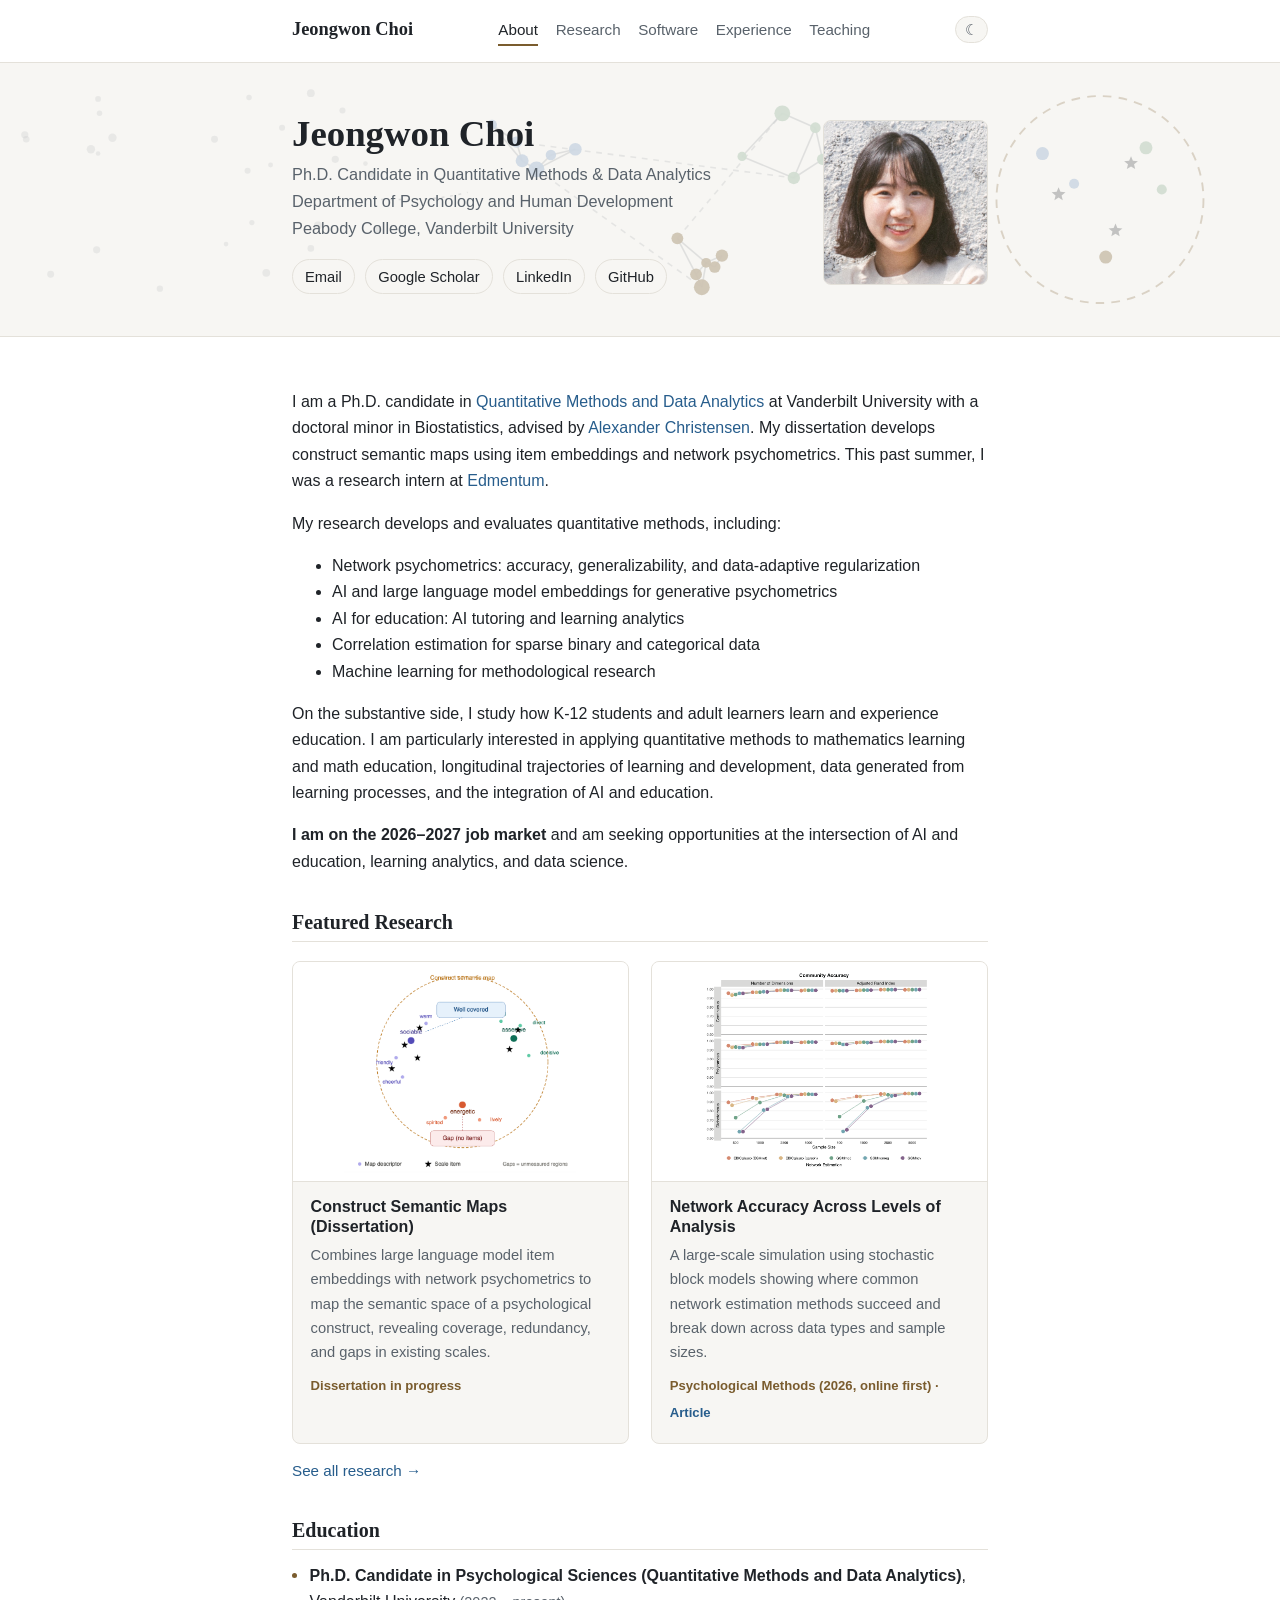
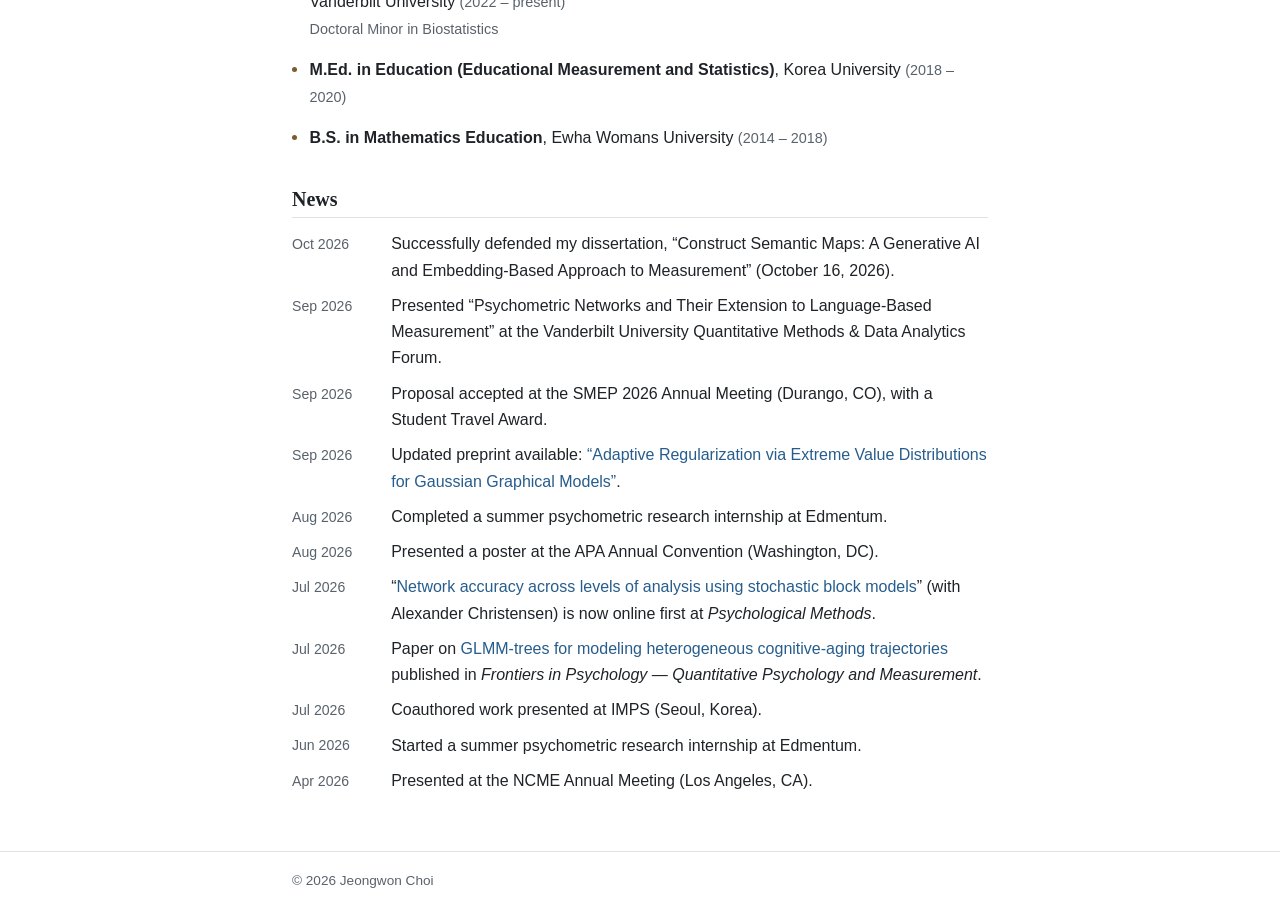
<file: index.html>
<!DOCTYPE html>
<html lang="en">
<head>
  <meta charset="utf-8">
  <meta name="viewport" content="width=device-width, initial-scale=1">
  <title>Jeongwon Choi — Quantitative Methods, Vanderbilt University</title>
  <meta name="description" content="Jeongwon Choi is a Ph.D. candidate in Quantitative Methods at Vanderbilt University working on network psychometrics, measurement, and machine learning.">
  <link rel="stylesheet" href="css/style.css?v=7">
  <script src="js/theme.js"></script>
</head>
<body>

<header>
  <div class="header-inner">
    <a class="site-name" href="index.html">Jeongwon Choi</a>
    <nav>
      <a href="index.html" class="active">About</a>
      <a href="research.html">Research</a>
      <a href="software.html">Software</a>
      <a href="experience.html">Experience</a>
      <a href="teaching.html">Teaching</a>
    </nav>
    <button id="theme-toggle" class="theme-toggle" aria-label="Toggle color theme">☾</button>
  </div>
</header>

<section class="hero">
  <svg class="hero-bg" preserveAspectRatio="xMidYMid slice" viewBox="0 0 900 190" xmlns="http://www.w3.org/2000/svg" role="img" aria-label="Decorative figure: scattered embedding points forming a psychometric network, mapped onto a construct semantic map">
    <circle class="hn-dot" cx="178" cy="24" r="1.9"/>
    <circle class="hn-dot" cx="72" cy="130" r="2.5"/>
    <circle class="hn-dot" cx="243" cy="33" r="2.1"/>
    <circle class="hn-dot" cx="23" cy="53" r="2.3"/>
    <circle class="hn-dot" cx="22" cy="50" r="2.5"/>
    <circle class="hn-dot" cx="154" cy="53" r="2.4"/>
    <circle class="hn-dot" cx="221" cy="21" r="2.7"/>
    <circle class="hn-dot" cx="193" cy="71" r="1.7"/>
    <circle class="hn-dot" cx="259" cy="70" r="1.6"/>
    <circle class="hn-dot" cx="40" cy="147" r="2.4"/>
    <circle class="hn-dot" cx="221" cy="129" r="2.3"/>
    <circle class="hn-dot" cx="263" cy="77" r="2.3"/>
    <circle class="hn-dot" cx="226" cy="113" r="2.8"/>
    <circle class="hn-dot" cx="162" cy="126" r="1.6"/>
    <circle class="hn-dot" cx="73" cy="63" r="1.6"/>
    <circle class="hn-dot" cx="74" cy="35" r="1.9"/>
    <circle class="hn-dot" cx="177" cy="75" r="2.1"/>
    <circle class="hn-dot" cx="68" cy="60" r="2.9"/>
    <circle class="hn-dot" cx="180" cy="111" r="1.8"/>
    <circle class="hn-dot" cx="201" cy="45" r="2.1"/>
    <circle class="hn-dot" cx="267" cy="116" r="2.3"/>
    <circle class="hn-dot" cx="190" cy="146" r="2.7"/>
    <circle class="hn-dot" cx="73" cy="25" r="2.0"/>
    <circle class="hn-dot" cx="83" cy="52" r="2.9"/>
    <circle class="hn-dot" cx="238" cy="67" r="2.5"/>
    <circle class="hn-dot" cx="116" cy="157" r="2.2"/>
    <line class="hn-edge" x1="378" y1="74" x2="368" y2="68"/>
    <line class="hn-edge" x1="378" y1="74" x2="388" y2="64"/>
    <line class="hn-edge" x1="364" y1="55" x2="368" y2="68"/>
    <line class="hn-edge" x1="364" y1="55" x2="347" y2="43"/>
    <line class="hn-edge" x1="347" y1="43" x2="368" y2="68"/>
    <line class="hn-edge" x1="405" y1="60" x2="388" y2="64"/>
    <line class="hn-edge" x1="405" y1="60" x2="378" y2="74"/>
    <line class="hn-edge" x1="493" y1="156" x2="489" y2="147"/>
    <line class="hn-edge" x1="493" y1="156" x2="496" y2="139"/>
    <line class="hn-edge" x1="476" y1="122" x2="496" y2="139"/>
    <line class="hn-edge" x1="476" y1="122" x2="489" y2="147"/>
    <line class="hn-edge" x1="489" y1="147" x2="496" y2="139"/>
    <line class="hn-edge" x1="496" y1="139" x2="502" y2="142"/>
    <line class="hn-edge" x1="507" y1="134" x2="502" y2="142"/>
    <line class="hn-edge" x1="507" y1="134" x2="496" y2="139"/>
    <line class="hn-edge" x1="549" y1="35" x2="572" y2="45"/>
    <line class="hn-edge" x1="549" y1="35" x2="521" y2="65"/>
    <line class="hn-edge" x1="557" y1="80" x2="577" y2="67"/>
    <line class="hn-edge" x1="557" y1="80" x2="572" y2="45"/>
    <line class="hn-edge" x1="577" y1="67" x2="572" y2="45"/>
    <line class="hn-edge" x1="521" y1="65" x2="557" y2="80"/>
    <line class="hn-edge hn-bridge" x1="378" y1="74" x2="493" y2="156"/>
    <line class="hn-edge hn-bridge" x1="476" y1="122" x2="549" y2="35"/>
    <line class="hn-edge hn-bridge" x1="364" y1="55" x2="557" y2="80"/>
    <circle class="hn-node hn-a" cx="378" cy="74" r="5.5"/>
    <circle class="hn-node hn-a" cx="364" cy="55" r="3.9"/>
    <circle class="hn-node hn-a" cx="347" cy="43" r="3.5"/>
    <circle class="hn-node hn-a" cx="368" cy="68" r="4.5"/>
    <circle class="hn-node hn-a" cx="405" cy="60" r="4.4"/>
    <circle class="hn-node hn-a" cx="388" cy="64" r="3.6"/>
    <circle class="hn-node hn-b" cx="493" cy="156" r="5.5"/>
    <circle class="hn-node hn-b" cx="476" cy="122" r="4.1"/>
    <circle class="hn-node hn-b" cx="489" cy="147" r="4.1"/>
    <circle class="hn-node hn-b" cx="496" cy="139" r="3.4"/>
    <circle class="hn-node hn-b" cx="507" cy="134" r="4.3"/>
    <circle class="hn-node hn-b" cx="502" cy="142" r="4.0"/>
    <circle class="hn-node hn-c" cx="549" cy="35" r="5.5"/>
    <circle class="hn-node hn-c" cx="557" cy="80" r="4.3"/>
    <circle class="hn-node hn-c" cx="577" cy="67" r="3.9"/>
    <circle class="hn-node hn-c" cx="521" cy="65" r="3.2"/>
    <circle class="hn-node hn-c" cx="572" cy="45" r="3.7"/>
    <circle class="hn-map" cx="770" cy="95" r="72"/>
    <circle class="hn-node hn-a" cx="730" cy="63" r="4.5"/>
    <circle class="hn-node hn-a" cx="752" cy="84" r="3.5"/>
    <circle class="hn-node hn-c" cx="802" cy="59" r="4.5"/>
    <circle class="hn-node hn-c" cx="813" cy="88" r="3.5"/>
    <circle class="hn-node hn-b" cx="774" cy="135" r="4.5"/>
    <polygon class="hn-star" points="741.2,86.4 742.5,89.6 746.0,89.9 743.3,92.1 744.1,95.4 741.2,93.6 738.3,95.4 739.1,92.1 736.4,89.9 739.9,89.6"/>
    <polygon class="hn-star" points="791.6,64.8 792.9,68.0 796.4,68.3 793.7,70.5 794.5,73.8 791.6,72.0 788.7,73.8 789.5,70.5 786.8,68.3 790.3,68.0"/>
    <polygon class="hn-star" points="780.8,111.6 782.1,114.8 785.6,115.1 782.9,117.3 783.7,120.6 780.8,118.8 777.9,120.6 778.7,117.3 776.0,115.1 779.5,114.8"/>
    <path class="hn-flow" d="M 270 95 C 300 95, 310 95, 330 90"/>
    <path class="hn-flow" d="M 615 85 C 650 80, 660 90, 692 95"/>
  </svg>
  <div class="hero-inner">
    <div class="hero-text">
      <h1>Jeongwon Choi</h1>
    <p class="subtitle">Ph.D. Candidate in Quantitative Methods &amp; Data Analytics<br>
    Department of Psychology and Human Development<br>
    Peabody College, Vanderbilt University</p>
    <ul class="contact-links">
      <li><a href="mailto:jeongwon.choi@vanderbilt.edu">Email</a></li>
      <li><a href="https://scholar.google.com/citations?user=khxoz0wAAAAJ&amp;hl=en" target="_blank" rel="noopener">Google Scholar</a></li>
      <li><a href="https://www.linkedin.com/in/jeongwon---choi/" target="_blank" rel="noopener">LinkedIn</a></li>
      <li><a href="https://github.com/choi-jeongwon" target="_blank" rel="noopener">GitHub</a></li>
    </ul>
    </div>
    <img class="portrait" src="images/IMG_2148.jpg" alt="Portrait of Jeongwon Choi"
         onerror="this.style.display='none'">
  </div>
</section>

<main>

      <p>I am a Ph.D. candidate in
      <a href="https://www.vanderbilt.edu/psychological_sciences/graduate/programs/quantitative-methods/" target="_blank" rel="noopener">Quantitative Methods and Data Analytics</a>
      at Vanderbilt University with a doctoral minor in Biostatistics, advised by
      <a href="https://www.vanderbilt.edu/psychological_sciences/bio/alexander-christensen" target="_blank" rel="noopener">Alexander Christensen</a>.
      My dissertation develops construct semantic maps using item embeddings and network
      psychometrics. This past summer, I was a research intern at
      <a href="https://www.edmentum.com/" target="_blank" rel="noopener">Edmentum</a>.</p>

      <p>My research develops and evaluates quantitative methods, including:</p>
      <ul>
        <li>Network psychometrics: accuracy, generalizability, and data-adaptive regularization</li>
        <li>AI and large language model embeddings for generative psychometrics</li>
        <li>AI for education: AI tutoring and learning analytics</li>
        <li>Correlation estimation for sparse binary and categorical data</li>
        <li>Machine learning for methodological research</li>
      </ul>

      <p>On the substantive side, I study how K-12 students and adult learners learn and
      experience education. I am particularly interested in applying quantitative methods
      to mathematics learning and math education, longitudinal trajectories of learning
      and development, data generated from learning processes, and the integration of AI
      and education.</p>

      <p><strong>I am on the 2026–2027 job market</strong> and am seeking opportunities at
      the intersection of AI and education, learning analytics, and data science.</p>

  <h2>Featured Research</h2>
  <div class="research-grid">
    <div class="research-card">
      <img src="images/research/csm-map.png" alt="Construct semantic map showing well-covered regions and gaps of a scale">
      <div class="card-body">
        <h3>Construct Semantic Maps (Dissertation)</h3>
        <p>Combines large language model item embeddings with network psychometrics to map
        the semantic space of a psychological construct, revealing coverage, redundancy,
        and gaps in existing scales.</p>
        <span class="status">Dissertation in progress</span>
      </div>
    </div>
    <div class="research-card">
      <img src="images/research/sbm-community.png" alt="Community detection accuracy across sample sizes and network estimation methods">
      <div class="card-body">
        <h3>Network Accuracy Across Levels of Analysis</h3>
        <p>A large-scale simulation using stochastic block models showing where common
        network estimation methods succeed and break down across data types and sample
        sizes.</p>
        <span class="status">Psychological Methods (2026, online first) · <a href="https://psycnet.apa.org/record/2027-99505-001" target="_blank" rel="noopener">Article</a></span>
      </div>
    </div>
  </div>
  <p class="see-all"><a href="research.html">See all research →</a></p>

  <h2>Education</h2>
  <ul class="entries">
    <li><strong>Ph.D. Candidate in Psychological Sciences (Quantitative Methods and Data Analytics)</strong>, Vanderbilt University <span class="role-line">(2022 – present)</span><br>
    <span class="role-line">Doctoral Minor in Biostatistics</span></li>
    <li><strong>M.Ed. in Education (Educational Measurement and Statistics)</strong>, Korea University <span class="role-line">(2018 – 2020)</span></li>
    <li><strong>B.S. in Mathematics Education</strong>, Ewha Womans University <span class="role-line">(2014 – 2018)</span></li>
  </ul>

  <h2>News</h2>
  <ul class="news">
    <li><time>Oct 2026</time><span>Successfully defended my dissertation, “Construct Semantic Maps: A Generative AI and Embedding-Based Approach to Measurement” (October 16, 2026).</span></li>
    <li><time>Sep 2026</time><span>Presented “Psychometric Networks and Their Extension to Language-Based Measurement” at the Vanderbilt University Quantitative Methods &amp; Data Analytics Forum.</span></li>
    <li><time>Sep 2026</time><span>Proposal accepted at the SMEP 2026 Annual Meeting (Durango, CO), with a Student Travel Award.</span></li>
    <li><time>Sep 2026</time><span>Updated preprint available: <a href="https://arxiv.org/abs/2609.05678" target="_blank" rel="noopener">“Adaptive Regularization via Extreme Value Distributions for Gaussian Graphical Models”</a>.</span></li>
    <li><time>Aug 2026</time><span>Completed a summer psychometric research internship at Edmentum.</span></li>
    <li><time>Aug 2026</time><span>Presented a poster at the APA Annual Convention (Washington, DC).</span></li>
    <li><time>Jul 2026</time><span>“<a href="https://psycnet.apa.org/fulltext/2027-99505-001.html" target="_blank" rel="noopener">Network accuracy across levels of analysis using stochastic block models</a>” (with Alexander Christensen) is now online first at <em>Psychological Methods</em>.</span></li>
    <li><time>Jul 2026</time><span>Paper on <a href="https://www.frontiersin.org/journals/psychology/articles/10.3389/fpsyg.2026.1738928/full" target="_blank" rel="noopener">GLMM-trees for modeling heterogeneous cognitive-aging trajectories</a> published in <em>Frontiers in Psychology — Quantitative Psychology and Measurement</em>.</span></li>
    <li><time>Jul 2026</time><span>Coauthored work presented at IMPS (Seoul, Korea).</span></li>
    <li><time>Jun 2026</time><span>Started a summer psychometric research internship at Edmentum.</span></li>
    <li><time>Apr 2026</time><span>Presented at the NCME Annual Meeting (Los Angeles, CA).</span></li>
  </ul>
</main>

<footer>
  <div class="footer-inner">
    <span>© 2026 Jeongwon Choi</span>
  </div>
</footer>

</body>
</html>
</file>
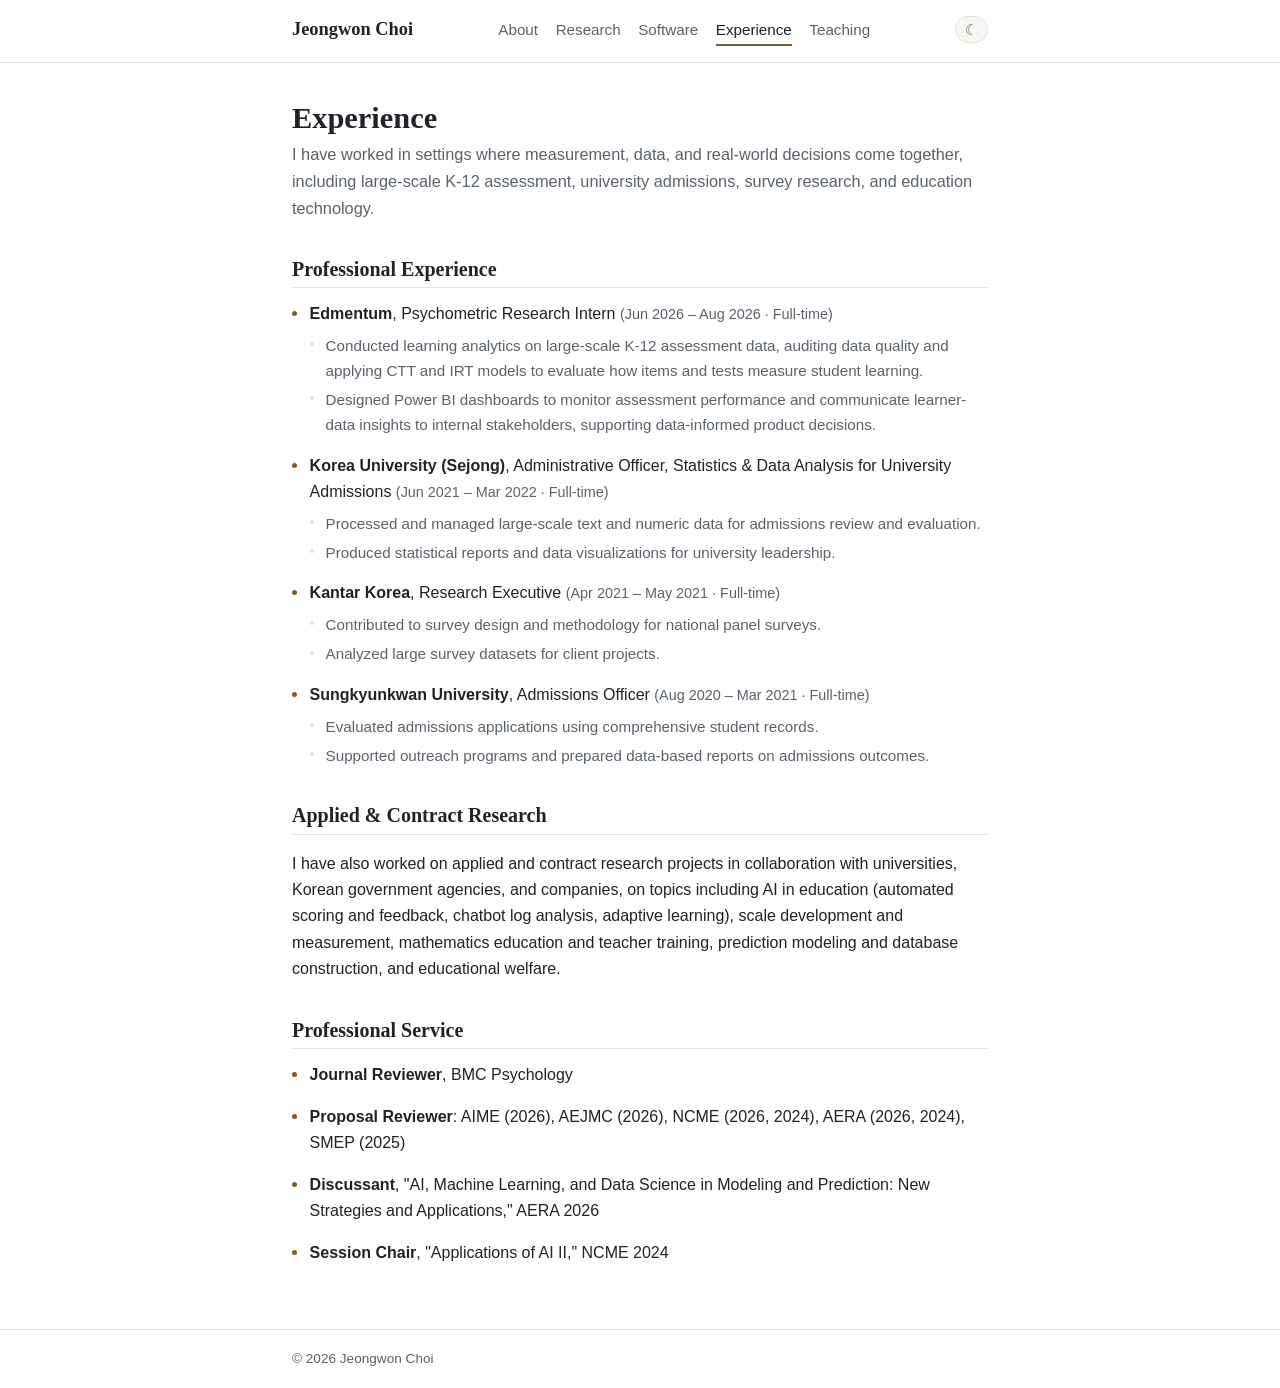
<file: experience.html>
<!DOCTYPE html>
<html lang="en">
<head>
  <meta charset="utf-8">
  <meta name="viewport" content="width=device-width, initial-scale=1">
  <title>Experience — Jeongwon Choi</title>
  <meta name="description" content="Professional experience of Jeongwon Choi.">
  <link rel="stylesheet" href="css/style.css?v=7">
  <script src="js/theme.js"></script>
</head>
<body>

<header>
  <div class="header-inner">
    <a class="site-name" href="index.html">Jeongwon Choi</a>
    <nav>
      <a href="index.html">About</a>
      <a href="research.html">Research</a>
      <a href="software.html">Software</a>
      <a href="experience.html" class="active">Experience</a>
      <a href="teaching.html">Teaching</a>
    </nav>
    <button id="theme-toggle" class="theme-toggle" aria-label="Toggle color theme">☾</button>
  </div>
</header>

<main>
  <h1>Experience</h1>
  <p class="subtitle">I have worked in settings where measurement, data, and real-world
  decisions come together, including large-scale K-12 assessment, university admissions,
  survey research, and education technology.</p>

  <h2>Professional Experience</h2>
  <ul class="entries">
    <li>
      <strong>Edmentum</strong>, Psychometric Research Intern <span class="role-line">(Jun 2026 – Aug 2026 · Full-time)</span>
      <ul class="duties">
        <li>Conducted learning analytics on large-scale K-12 assessment data, auditing data quality and applying CTT and IRT models to evaluate how items and tests measure student learning.</li>
        <li>Designed Power BI dashboards to monitor assessment performance and communicate learner-data insights to internal stakeholders, supporting data-informed product decisions.</li>
      </ul>
    </li>
    <li>
      <strong>Korea University (Sejong)</strong>, Administrative Officer, Statistics &amp; Data Analysis for University Admissions <span class="role-line">(Jun 2021 – Mar 2022 · Full-time)</span>
      <ul class="duties">
        <li>Processed and managed large-scale text and numeric data for admissions review and evaluation.</li>
        <li>Produced statistical reports and data visualizations for university leadership.</li>
      </ul>
    </li>
    <li>
      <strong>Kantar Korea</strong>, Research Executive <span class="role-line">(Apr 2021 – May 2021 · Full-time)</span>
      <ul class="duties">
        <li>Contributed to survey design and methodology for national panel surveys.</li>
        <li>Analyzed large survey datasets for client projects.</li>
      </ul>
    </li>
    <li>
      <strong>Sungkyunkwan University</strong>, Admissions Officer <span class="role-line">(Aug 2020 – Mar 2021 · Full-time)</span>
      <ul class="duties">
        <li>Evaluated admissions applications using comprehensive student records.</li>
        <li>Supported outreach programs and prepared data-based reports on admissions outcomes.</li>
      </ul>
    </li>
  </ul>

  <h2>Applied &amp; Contract Research</h2>
  <p>I have also worked on applied and contract research projects in collaboration with
  universities, Korean government agencies, and companies, on topics including AI in education
  (automated scoring and feedback, chatbot log analysis, adaptive learning), scale
  development and measurement, mathematics education and teacher training, prediction
  modeling and database construction, and educational welfare.</p>
  <h2>Professional Service</h2>
  <ul class="entries">
    <li><strong>Journal Reviewer</strong>, BMC Psychology</li>
    <li><strong>Proposal Reviewer</strong>: AIME (2026), AEJMC (2026), NCME (2026, 2024), AERA (2026, 2024), SMEP (2025)</li>
    <li><strong>Discussant</strong>, "AI, Machine Learning, and Data Science in Modeling and Prediction: New Strategies and Applications," AERA 2026</li>
    <li><strong>Session Chair</strong>, "Applications of AI II," NCME 2024</li>
  </ul>
</main>

<footer>
  <div class="footer-inner">
    <span>© 2026 Jeongwon Choi</span>
  </div>
</footer>

</body>
</html>
</file>
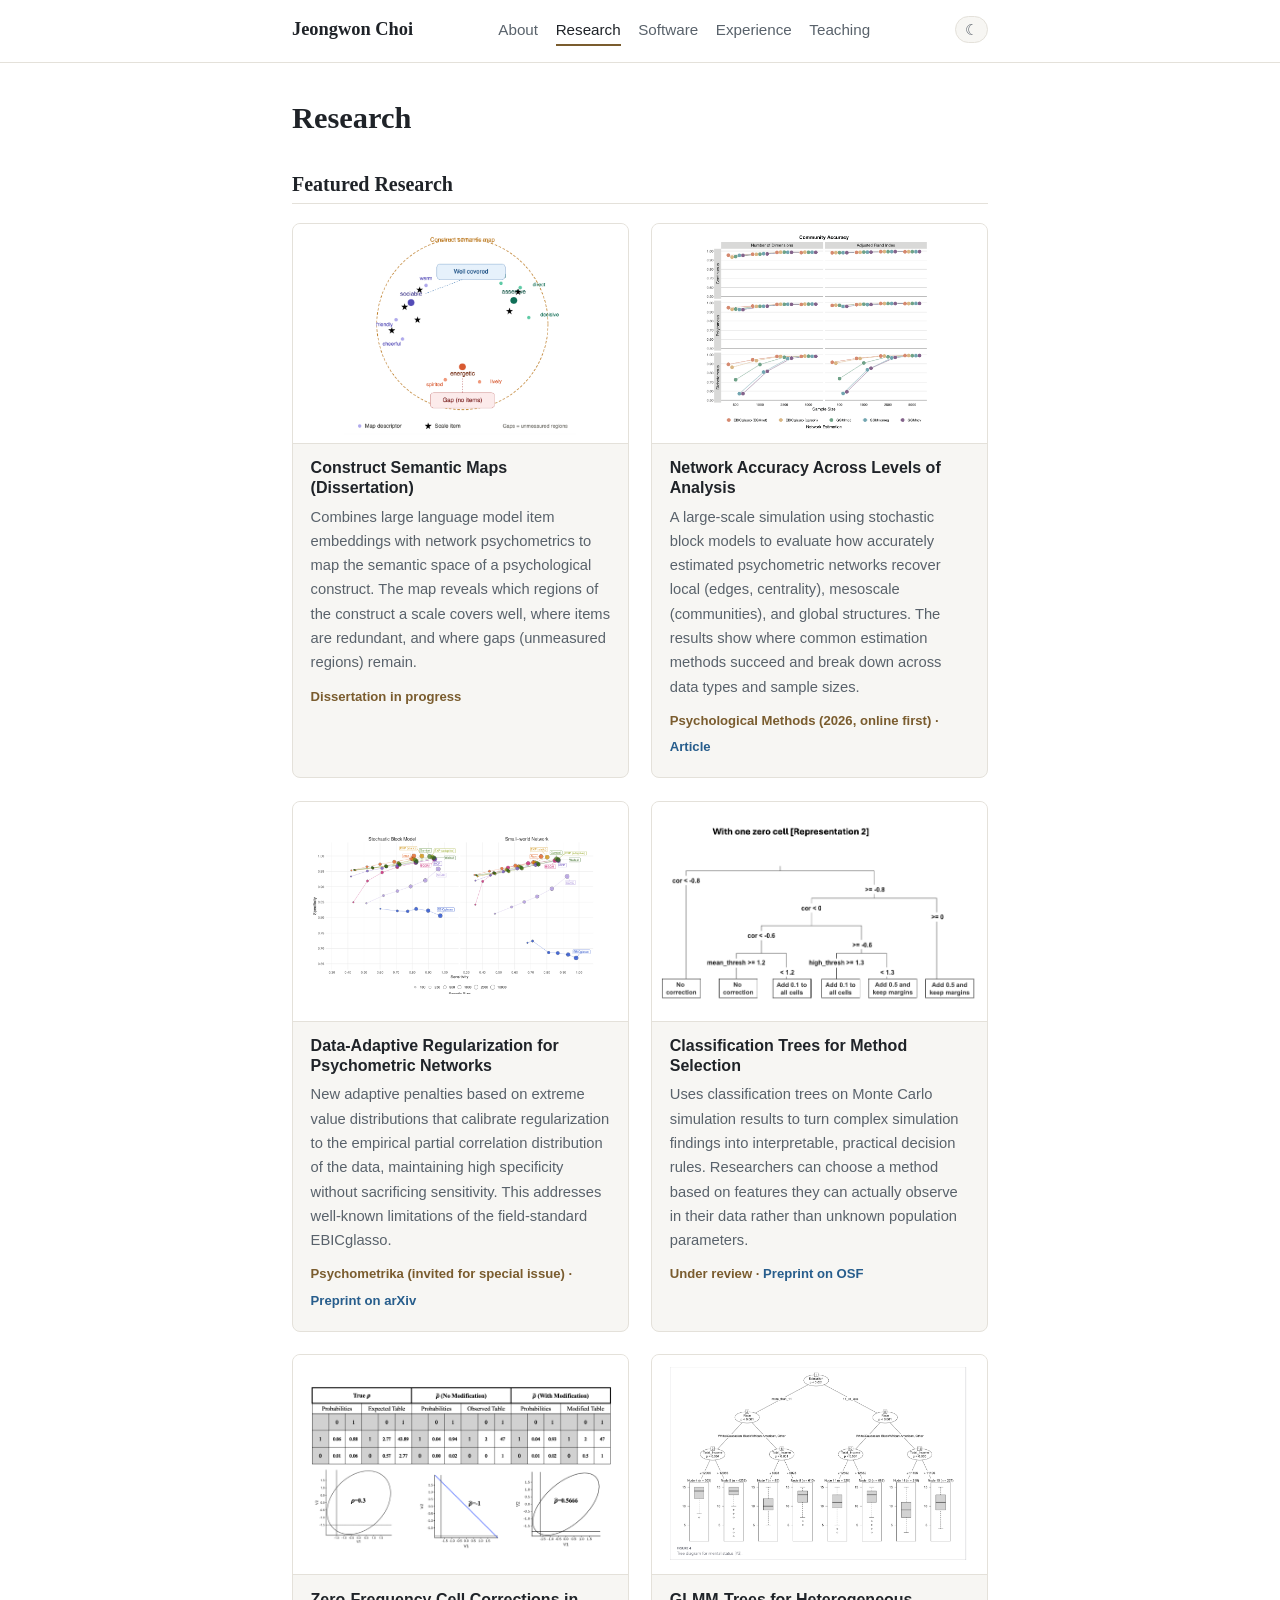
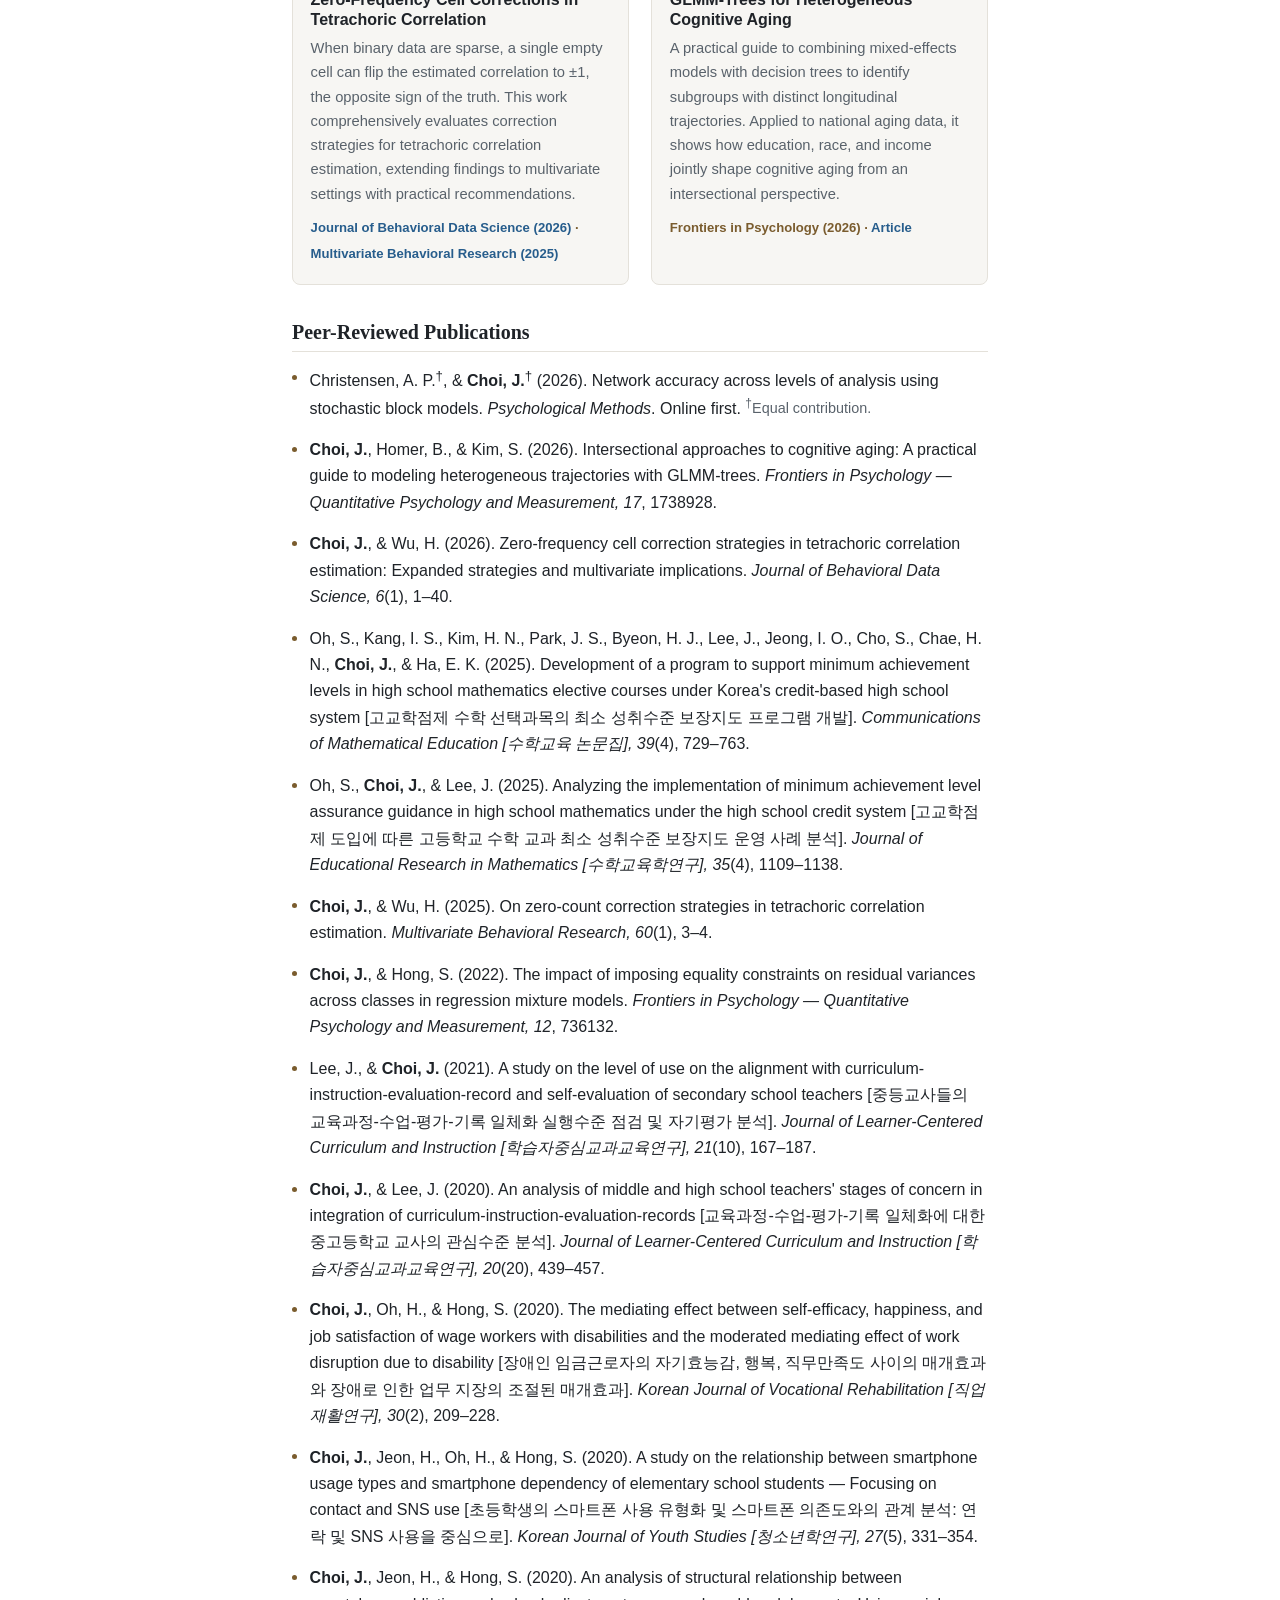
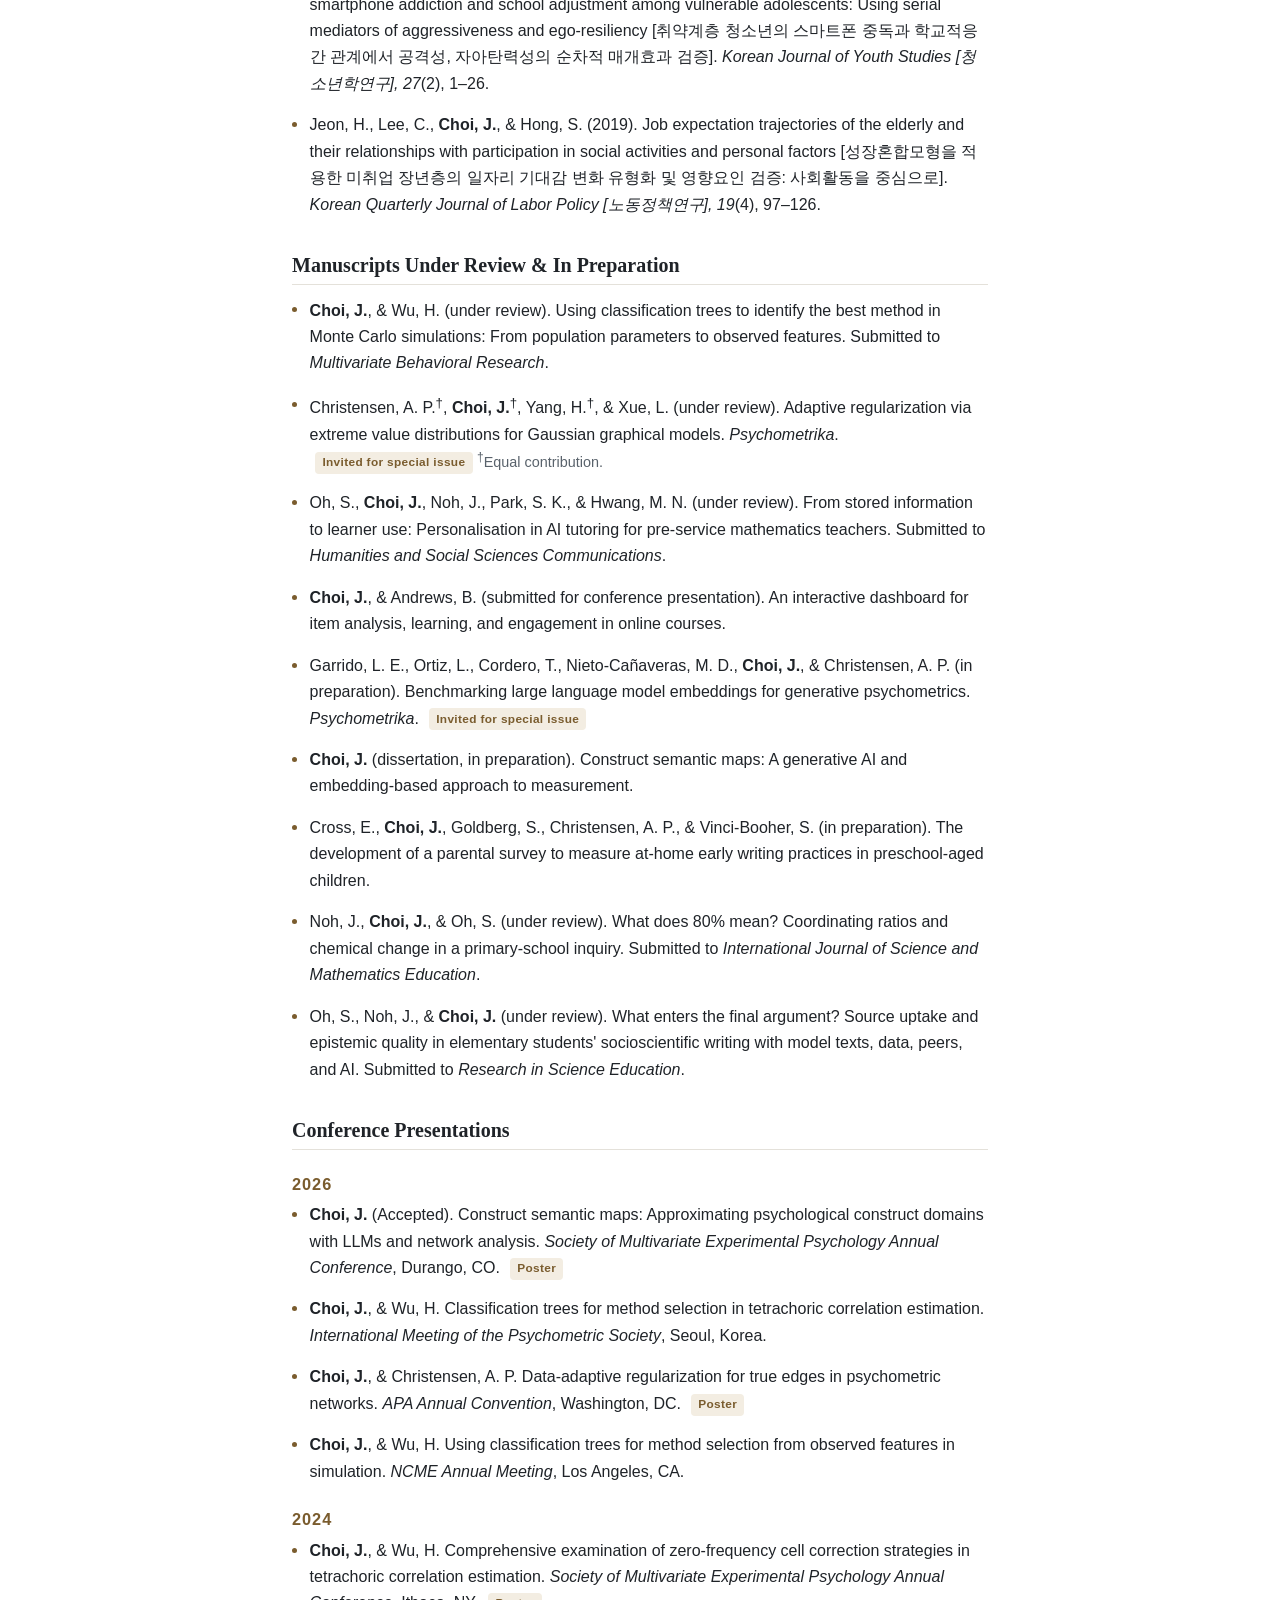
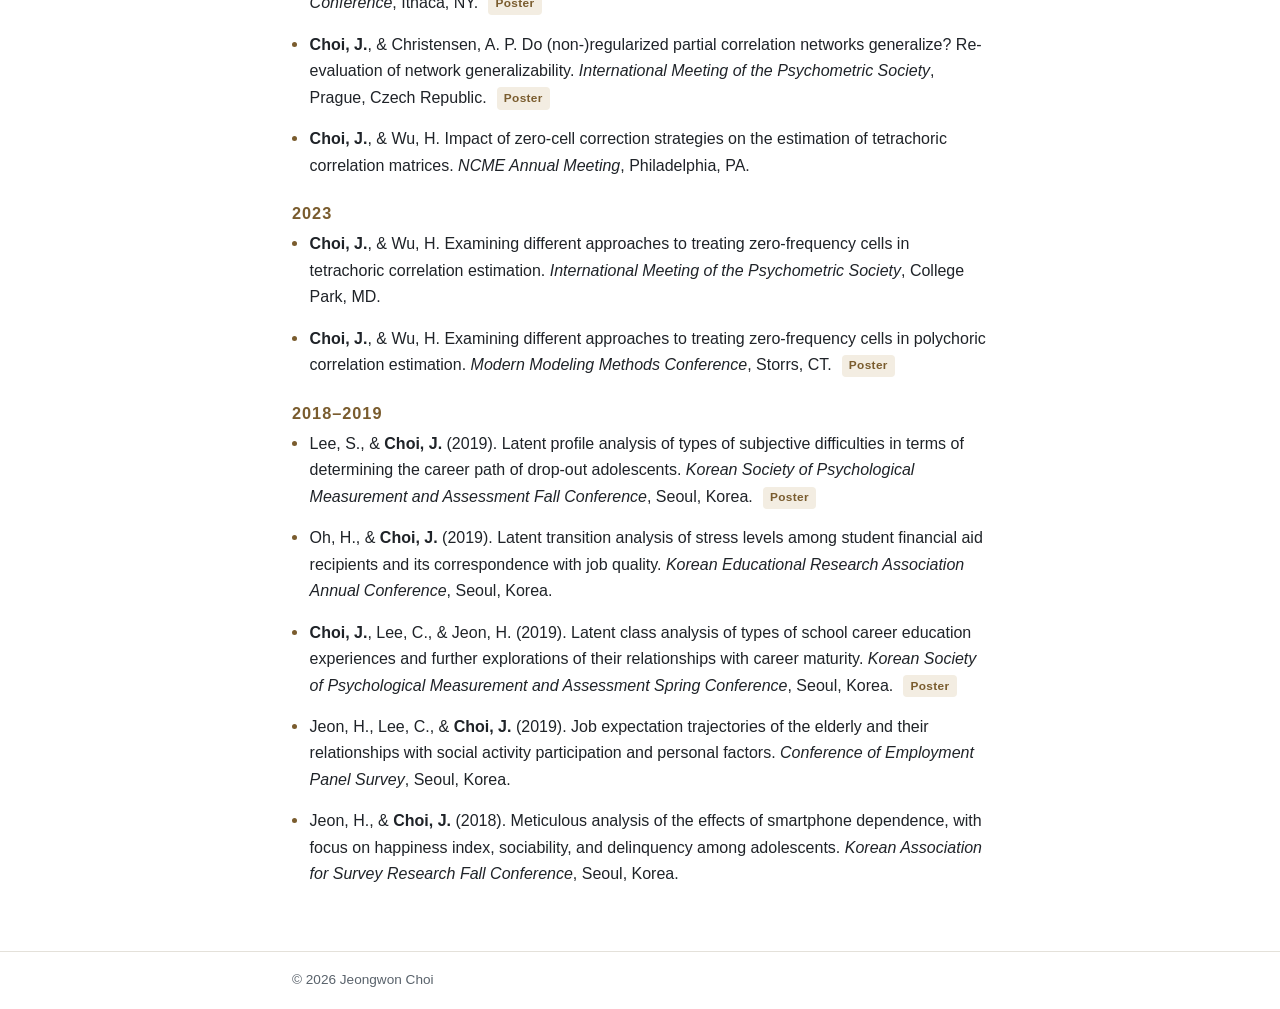
<file: research.html>
<!DOCTYPE html>
<html lang="en">
<head>
  <meta charset="utf-8">
  <meta name="viewport" content="width=device-width, initial-scale=1">
  <title>Research — Jeongwon Choi</title>
  <meta name="description" content="Publications and conference presentations by Jeongwon Choi.">
  <link rel="stylesheet" href="css/style.css?v=7">
  <script src="js/theme.js"></script>
</head>
<body>

<header>
  <div class="header-inner">
    <a class="site-name" href="index.html">Jeongwon Choi</a>
    <nav>
      <a href="index.html">About</a>
      <a href="research.html" class="active">Research</a>
      <a href="software.html">Software</a>
      <a href="experience.html">Experience</a>
      <a href="teaching.html">Teaching</a>
    </nav>
    <button id="theme-toggle" class="theme-toggle" aria-label="Toggle color theme">☾</button>
  </div>
</header>

<main>
  <h1>Research</h1>

  <h2>Featured Research</h2>
  <div class="research-grid">
    <div class="research-card">
      <img src="images/research/csm-map.png" alt="Construct semantic map showing well-covered regions and gaps of a scale">
      <div class="card-body">
        <h3>Construct Semantic Maps (Dissertation)</h3>
        <p>Combines large language model item embeddings with network psychometrics to map
        the semantic space of a psychological construct. The map reveals which regions of
        the construct a scale covers well, where items are redundant, and where gaps
        (unmeasured regions) remain.</p>
        <span class="status">Dissertation in progress</span>
      </div>
    </div>
    <div class="research-card">
      <img src="images/research/sbm-community.png" alt="Community detection accuracy across sample sizes and network estimation methods">
      <div class="card-body">
        <h3>Network Accuracy Across Levels of Analysis</h3>
        <p>A large-scale simulation using stochastic block models to evaluate how accurately
        estimated psychometric networks recover local (edges, centrality), mesoscale
        (communities), and global structures. The results show where common estimation
        methods succeed and break down across data types and sample sizes.</p>
        <span class="status">Psychological Methods (2026, online first) · <a href="https://psycnet.apa.org/record/2027-99505-001" target="_blank" rel="noopener">Article</a></span>
      </div>
    </div>
    <div class="research-card">
      <img src="images/research/adaptive-reg.png" alt="Sensitivity and specificity of edge recovery across regularization methods">
      <div class="card-body">
        <h3>Data-Adaptive Regularization for Psychometric Networks</h3>
        <p>New adaptive penalties based on extreme value distributions that calibrate
        regularization to the empirical partial correlation distribution of the data,
        maintaining high specificity without sacrificing sensitivity. This addresses
        well-known limitations of the field-standard EBICglasso.</p>
        <span class="status">Psychometrika (invited for special issue) · <a href="https://arxiv.org/abs/2609.05678" target="_blank" rel="noopener">Preprint on arXiv</a></span>
      </div>
    </div>
    <div class="research-card">
      <img src="images/research/cart-tree.png" alt="Decision tree recommending correction strategies based on observed data features">
      <div class="card-body">
        <h3>Classification Trees for Method Selection</h3>
        <p>Uses classification trees on Monte Carlo simulation results to turn complex
        simulation findings into interpretable, practical decision rules. Researchers can
        choose a method based on features they can actually observe in their data rather
        than unknown population parameters.</p>
        <span class="status">Under review · <a href="https://osf.io/preprints/psyarxiv/kr2vu" target="_blank" rel="noopener">Preprint on OSF</a></span>
      </div>
    </div>
    <div class="research-card">
      <img src="images/research/jbds-signflip.png" alt="Example of a sign flip in tetrachoric correlation estimation: a zero cell flips the estimate from 0.3 to -1, and correction recovers the sign">
      <div class="card-body">
        <h3>Zero-Frequency Cell Corrections in Tetrachoric Correlation</h3>
        <p>When binary data are sparse, a single empty cell can flip the estimated
        correlation to ±1, the opposite sign of the truth. This work comprehensively
        evaluates correction strategies for tetrachoric correlation estimation, extending
        findings to multivariate settings with practical recommendations.</p>
        <span class="status"><a href="https://jbds.isdsa.org/jbds/article/view/163" target="_blank" rel="noopener">Journal of Behavioral Data Science (2026)</a> · <a href="https://www.tandfonline.com/doi/full/10.1080/00273171.2024.2442249" target="_blank" rel="noopener">Multivariate Behavioral Research (2025)</a></span>
      </div>
    </div>
    <div class="research-card">
      <img src="images/research/glmm-tree.png" alt="GLMM-tree diagram showing cognitive aging subgroups by education, race, and income">
      <div class="card-body">
        <h3>GLMM-Trees for Heterogeneous Cognitive Aging</h3>
        <p>A practical guide to combining mixed-effects models with decision trees to
        identify subgroups with distinct longitudinal trajectories. Applied to national
        aging data, it shows how education, race, and income jointly shape cognitive aging
        from an intersectional perspective.</p>
        <span class="status">Frontiers in Psychology (2026) · <a href="https://www.frontiersin.org/journals/psychology/articles/10.3389/fpsyg.2026.1738928/full" target="_blank" rel="noopener">Article</a></span>
      </div>
    </div>
  </div>

  <h2>Peer-Reviewed Publications</h2>
  <ul class="entries">
    <li>Christensen, A. P.<sup>†</sup>, &amp; <span class="me">Choi, J.</span><sup>†</sup> (2026). Network accuracy across levels of analysis using stochastic block models. <span class="venue">Psychological Methods</span>. Online first. <span class="role-line"><sup>†</sup>Equal contribution.</span></li>
    <li><span class="me">Choi, J.</span>, Homer, B., &amp; Kim, S. (2026). Intersectional approaches to cognitive aging: A practical guide to modeling heterogeneous trajectories with GLMM-trees. <span class="venue">Frontiers in Psychology — Quantitative Psychology and Measurement, 17</span>, 1738928.</li>
    <li><span class="me">Choi, J.</span>, &amp; Wu, H. (2026). Zero-frequency cell correction strategies in tetrachoric correlation estimation: Expanded strategies and multivariate implications. <span class="venue">Journal of Behavioral Data Science, 6</span>(1), 1–40.</li>
    <li>Oh, S., Kang, I. S., Kim, H. N., Park, J. S., Byeon, H. J., Lee, J., Jeong, I. O., Cho, S., Chae, H. N., <span class="me">Choi, J.</span>, &amp; Ha, E. K. (2025). Development of a program to support minimum achievement levels in high school mathematics elective courses under Korea's credit-based high school system [고교학점제 수학 선택과목의 최소 성취수준 보장지도 프로그램 개발]. <span class="venue">Communications of Mathematical Education [수학교육 논문집], 39</span>(4), 729–763.</li>
    <li>Oh, S., <span class="me">Choi, J.</span>, &amp; Lee, J. (2025). Analyzing the implementation of minimum achievement level assurance guidance in high school mathematics under the high school credit system [고교학점제 도입에 따른 고등학교 수학 교과 최소 성취수준 보장지도 운영 사례 분석]. <span class="venue">Journal of Educational Research in Mathematics [수학교육학연구], 35</span>(4), 1109–1138.</li>
    <li><span class="me">Choi, J.</span>, &amp; Wu, H. (2025). On zero-count correction strategies in tetrachoric correlation estimation. <span class="venue">Multivariate Behavioral Research, 60</span>(1), 3–4.</li>
    <li><span class="me">Choi, J.</span>, &amp; Hong, S. (2022). The impact of imposing equality constraints on residual variances across classes in regression mixture models. <span class="venue">Frontiers in Psychology — Quantitative Psychology and Measurement, 12</span>, 736132.</li>
    <li>Lee, J., &amp; <span class="me">Choi, J.</span> (2021). A study on the level of use on the alignment with curriculum-instruction-evaluation-record and self-evaluation of secondary school teachers [중등교사들의 교육과정-수업-평가-기록 일체화 실행수준 점검 및 자기평가 분석]. <span class="venue">Journal of Learner-Centered Curriculum and Instruction [학습자중심교과교육연구], 21</span>(10), 167–187.</li>
    <li><span class="me">Choi, J.</span>, &amp; Lee, J. (2020). An analysis of middle and high school teachers' stages of concern in integration of curriculum-instruction-evaluation-records [교육과정-수업-평가-기록 일체화에 대한 중고등학교 교사의 관심수준 분석]. <span class="venue">Journal of Learner-Centered Curriculum and Instruction [학습자중심교과교육연구], 20</span>(20), 439–457.</li>
    <li><span class="me">Choi, J.</span>, Oh, H., &amp; Hong, S. (2020). The mediating effect between self-efficacy, happiness, and job satisfaction of wage workers with disabilities and the moderated mediating effect of work disruption due to disability [장애인 임금근로자의 자기효능감, 행복, 직무만족도 사이의 매개효과와 장애로 인한 업무 지장의 조절된 매개효과]. <span class="venue">Korean Journal of Vocational Rehabilitation [직업재활연구], 30</span>(2), 209–228.</li>
    <li><span class="me">Choi, J.</span>, Jeon, H., Oh, H., &amp; Hong, S. (2020). A study on the relationship between smartphone usage types and smartphone dependency of elementary school students — Focusing on contact and SNS use [초등학생의 스마트폰 사용 유형화 및 스마트폰 의존도와의 관계 분석: 연락 및 SNS 사용을 중심으로]. <span class="venue">Korean Journal of Youth Studies [청소년학연구], 27</span>(5), 331–354.</li>
    <li><span class="me">Choi, J.</span>, Jeon, H., &amp; Hong, S. (2020). An analysis of structural relationship between smartphone addiction and school adjustment among vulnerable adolescents: Using serial mediators of aggressiveness and ego-resiliency [취약계층 청소년의 스마트폰 중독과 학교적응 간 관계에서 공격성, 자아탄력성의 순차적 매개효과 검증]. <span class="venue">Korean Journal of Youth Studies [청소년학연구], 27</span>(2), 1–26.</li>
    <li>Jeon, H., Lee, C., <span class="me">Choi, J.</span>, &amp; Hong, S. (2019). Job expectation trajectories of the elderly and their relationships with participation in social activities and personal factors [성장혼합모형을 적용한 미취업 장년층의 일자리 기대감 변화 유형화 및 영향요인 검증: 사회활동을 중심으로]. <span class="venue">Korean Quarterly Journal of Labor Policy [노동정책연구], 19</span>(4), 97–126.</li>
  </ul>

  <h2>Manuscripts Under Review &amp; In Preparation</h2>
  <ul class="entries">
    <li><span class="me">Choi, J.</span>, &amp; Wu, H. (under review). Using classification trees to identify the best method in Monte Carlo simulations: From population parameters to observed features. Submitted to <span class="venue">Multivariate Behavioral Research</span>.</li>
    <li>Christensen, A. P.<sup>†</sup>, <span class="me">Choi, J.</span><sup>†</sup>, Yang, H.<sup>†</sup>, &amp; Xue, L. (under review). Adaptive regularization via extreme value distributions for Gaussian graphical models. <span class="venue">Psychometrika</span>. <span class="tag">Invited for special issue</span> <span class="role-line"><sup>†</sup>Equal contribution.</span></li>
    <li>Oh, S., <span class="me">Choi, J.</span>, Noh, J., Park, S. K., &amp; Hwang, M. N. (under review). From stored information to learner use: Personalisation in AI tutoring for pre-service mathematics teachers. Submitted to <span class="venue">Humanities and Social Sciences Communications</span>.</li>
    <li><span class="me">Choi, J.</span>, &amp; Andrews, B. (submitted for conference presentation). An interactive dashboard for item analysis, learning, and engagement in online courses.</li>
    <li>Garrido, L. E., Ortiz, L., Cordero, T., Nieto-Cañaveras, M. D., <span class="me">Choi, J.</span>, &amp; Christensen, A. P. (in preparation). Benchmarking large language model embeddings for generative psychometrics. <span class="venue">Psychometrika</span>. <span class="tag">Invited for special issue</span></li>
    <li><span class="me">Choi, J.</span> (dissertation, in preparation). Construct semantic maps: A generative AI and embedding-based approach to measurement.</li>
    <li>Cross, E., <span class="me">Choi, J.</span>, Goldberg, S., Christensen, A. P., &amp; Vinci-Booher, S. (in preparation). The development of a parental survey to measure at-home early writing practices in preschool-aged children.</li>
    <li>Noh, J., <span class="me">Choi, J.</span>, &amp; Oh, S. (under review). What does 80% mean? Coordinating ratios and chemical change in a primary-school inquiry. Submitted to <span class="venue">International Journal of Science and Mathematics Education</span>.</li>
    <li>Oh, S., Noh, J., &amp; <span class="me">Choi, J.</span> (under review). What enters the final argument? Source uptake and epistemic quality in elementary students' socioscientific writing with model texts, data, peers, and AI. Submitted to <span class="venue">Research in Science Education</span>.</li>
  </ul>

  <h2>Conference Presentations</h2>
  <h3>2026</h3>
  <ul class="entries">
    <li><span class="me">Choi, J.</span> (Accepted). Construct semantic maps: Approximating psychological construct domains with LLMs and network analysis. <span class="venue">Society of Multivariate Experimental Psychology Annual Conference</span>, Durango, CO. <span class="tag">Poster</span></li>
    <li><span class="me">Choi, J.</span>, &amp; Wu, H. Classification trees for method selection in tetrachoric correlation estimation. <span class="venue">International Meeting of the Psychometric Society</span>, Seoul, Korea.</li>
    <li><span class="me">Choi, J.</span>, &amp; Christensen, A. P. Data-adaptive regularization for true edges in psychometric networks. <span class="venue">APA Annual Convention</span>, Washington, DC. <span class="tag">Poster</span></li>
    <li><span class="me">Choi, J.</span>, &amp; Wu, H. Using classification trees for method selection from observed features in simulation. <span class="venue">NCME Annual Meeting</span>, Los Angeles, CA.</li>
  </ul>
  <h3>2024</h3>
  <ul class="entries">
    <li><span class="me">Choi, J.</span>, &amp; Wu, H. Comprehensive examination of zero-frequency cell correction strategies in tetrachoric correlation estimation. <span class="venue">Society of Multivariate Experimental Psychology Annual Conference</span>, Ithaca, NY. <span class="tag">Poster</span></li>
    <li><span class="me">Choi, J.</span>, &amp; Christensen, A. P. Do (non-)regularized partial correlation networks generalize? Re-evaluation of network generalizability. <span class="venue">International Meeting of the Psychometric Society</span>, Prague, Czech Republic. <span class="tag">Poster</span></li>
    <li><span class="me">Choi, J.</span>, &amp; Wu, H. Impact of zero-cell correction strategies on the estimation of tetrachoric correlation matrices. <span class="venue">NCME Annual Meeting</span>, Philadelphia, PA.</li>
  </ul>
  <h3>2023</h3>
  <ul class="entries">
    <li><span class="me">Choi, J.</span>, &amp; Wu, H. Examining different approaches to treating zero-frequency cells in tetrachoric correlation estimation. <span class="venue">International Meeting of the Psychometric Society</span>, College Park, MD.</li>
    <li><span class="me">Choi, J.</span>, &amp; Wu, H. Examining different approaches to treating zero-frequency cells in polychoric correlation estimation. <span class="venue">Modern Modeling Methods Conference</span>, Storrs, CT. <span class="tag">Poster</span></li>
  </ul>
  <h3>2018–2019</h3>
  <ul class="entries">
    <li>Lee, S., &amp; <span class="me">Choi, J.</span> (2019). Latent profile analysis of types of subjective difficulties in terms of determining the career path of drop-out adolescents. <span class="venue">Korean Society of Psychological Measurement and Assessment Fall Conference</span>, Seoul, Korea. <span class="tag">Poster</span></li>
    <li>Oh, H., &amp; <span class="me">Choi, J.</span> (2019). Latent transition analysis of stress levels among student financial aid recipients and its correspondence with job quality. <span class="venue">Korean Educational Research Association Annual Conference</span>, Seoul, Korea.</li>
    <li><span class="me">Choi, J.</span>, Lee, C., &amp; Jeon, H. (2019). Latent class analysis of types of school career education experiences and further explorations of their relationships with career maturity. <span class="venue">Korean Society of Psychological Measurement and Assessment Spring Conference</span>, Seoul, Korea. <span class="tag">Poster</span></li>
    <li>Jeon, H., Lee, C., &amp; <span class="me">Choi, J.</span> (2019). Job expectation trajectories of the elderly and their relationships with social activity participation and personal factors. <span class="venue">Conference of Employment Panel Survey</span>, Seoul, Korea.</li>
    <li>Jeon, H., &amp; <span class="me">Choi, J.</span> (2018). Meticulous analysis of the effects of smartphone dependence, with focus on happiness index, sociability, and delinquency among adolescents. <span class="venue">Korean Association for Survey Research Fall Conference</span>, Seoul, Korea.</li>
  </ul>

</main>

<footer>
  <div class="footer-inner">
    <span>© 2026 Jeongwon Choi</span>
  </div>
</footer>

</body>
</html>
</file>
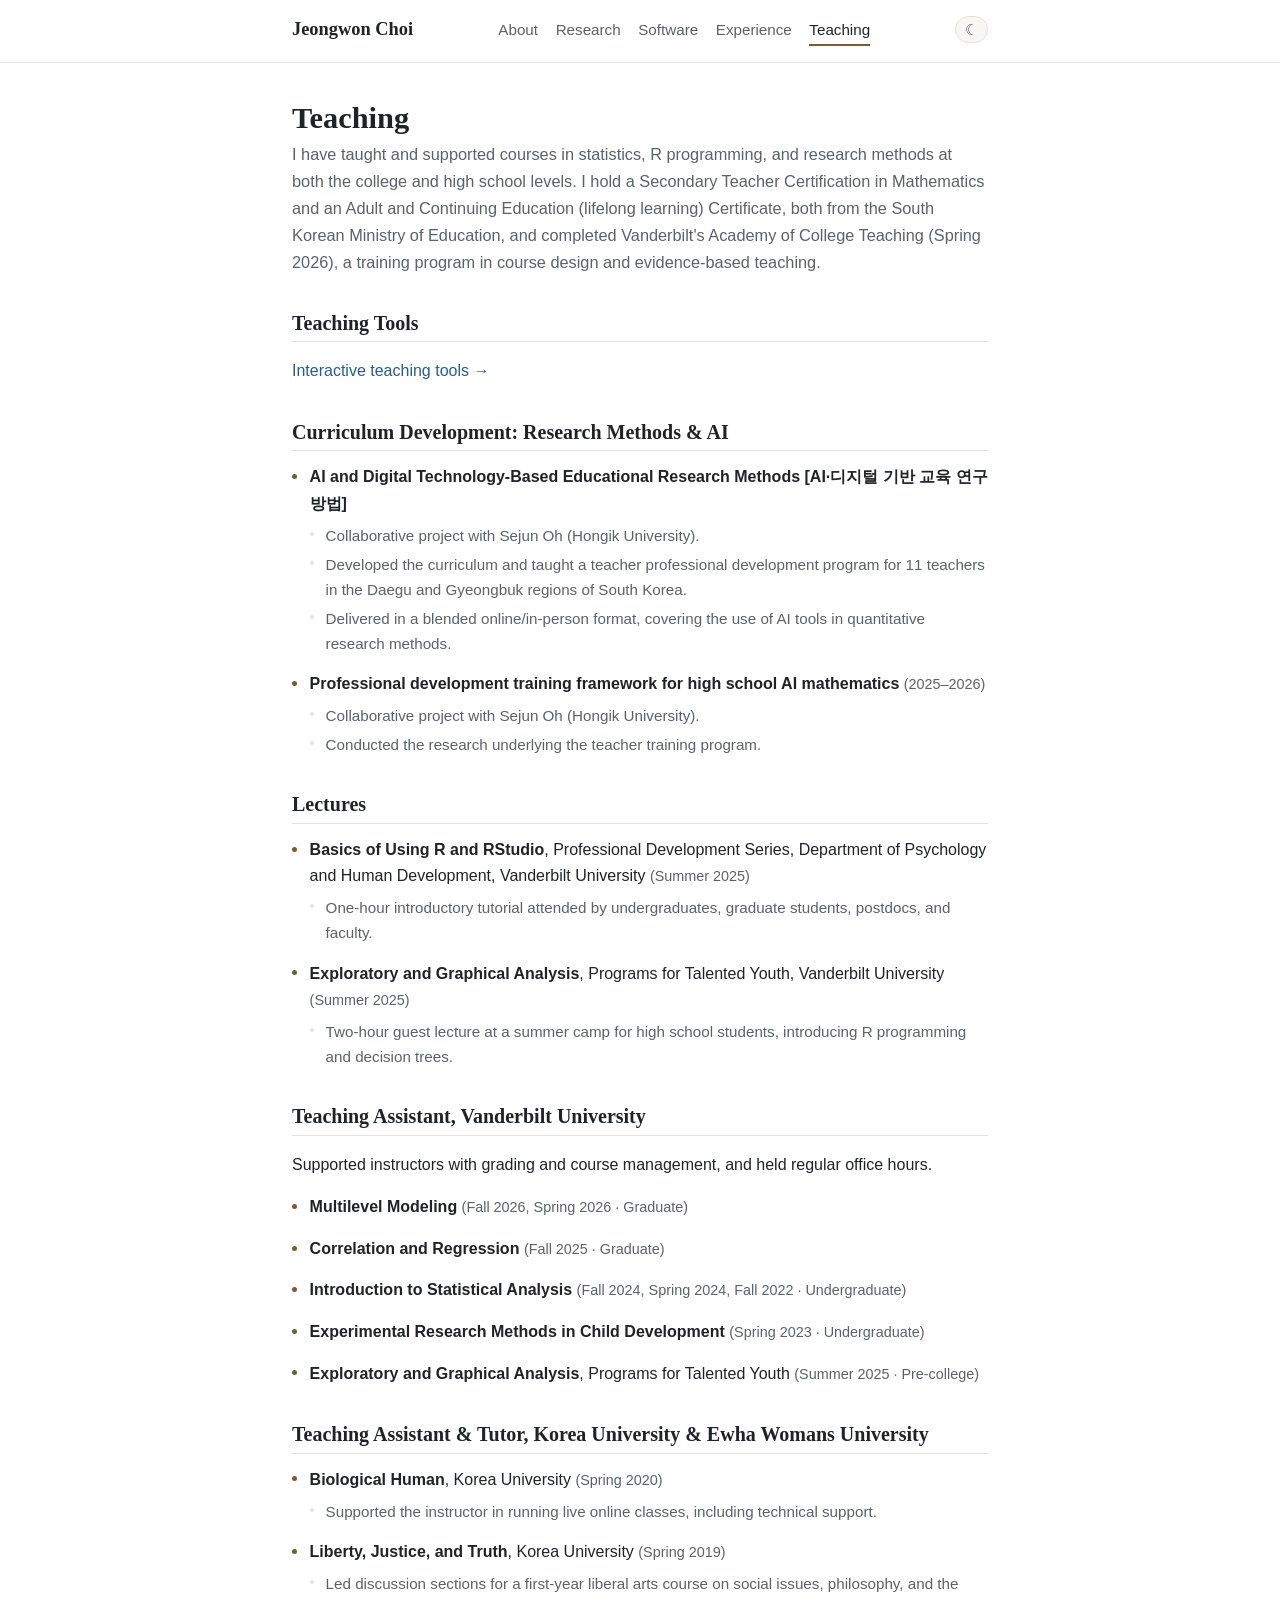
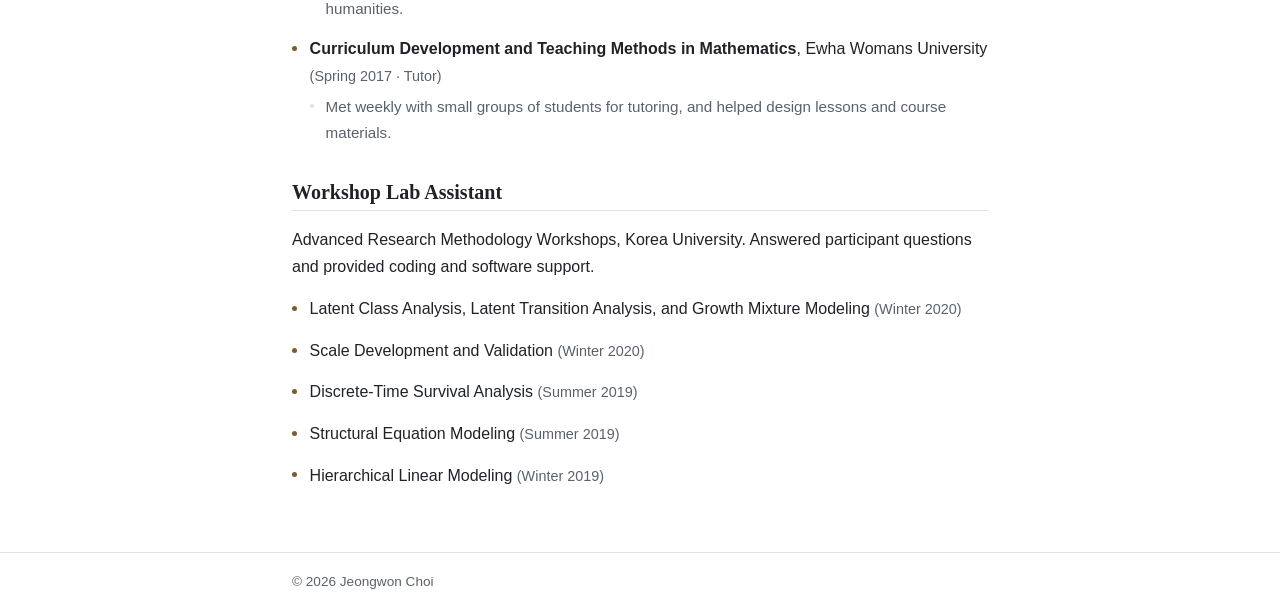
<file: teaching.html>
<!DOCTYPE html>
<html lang="en">
<head>
  <meta charset="utf-8">
  <meta name="viewport" content="width=device-width, initial-scale=1">
  <title>Teaching — Jeongwon Choi</title>
  <meta name="description" content="Teaching experience of Jeongwon Choi: statistics, R programming, and quantitative methods.">
  <link rel="stylesheet" href="css/style.css?v=7">
  <script src="js/theme.js"></script>
</head>
<body>

<header>
  <div class="header-inner">
    <a class="site-name" href="index.html">Jeongwon Choi</a>
    <nav>
      <a href="index.html">About</a>
      <a href="research.html">Research</a>
      <a href="software.html">Software</a>
      <a href="experience.html">Experience</a>
      <a href="teaching.html" class="active">Teaching</a>
    </nav>
    <button id="theme-toggle" class="theme-toggle" aria-label="Toggle color theme">☾</button>
  </div>
</header>

<main>
  <h1>Teaching</h1>
  <p class="subtitle">I have taught and supported courses in statistics, R programming, and
  research methods at both the college and high school levels. I hold a Secondary Teacher
  Certification in Mathematics and an Adult and Continuing Education (lifelong learning)
  Certificate, both from the South Korean Ministry of Education, and completed Vanderbilt's
  Academy of College Teaching (Spring 2026), a training program in course design and
  evidence-based teaching.</p>

  <h2>Teaching Tools</h2>
  <p><a href="tools.html">Interactive teaching tools →</a></p>

  <h2>Curriculum Development: Research Methods &amp; AI</h2>
  <ul class="entries">
    <li><strong>AI and Digital Technology-Based Educational Research Methods [AI·디지털 기반 교육 연구 방법]</strong>
      <ul class="duties">
        <li>Collaborative project with Sejun Oh (Hongik University).</li>
        <li>Developed the curriculum and taught a teacher professional development program for 11 teachers in the Daegu and Gyeongbuk regions of South Korea.</li>
        <li>Delivered in a blended online/in-person format, covering the use of AI tools in quantitative research methods.</li>
      </ul>
    </li>
    <li><strong>Professional development training framework for high school AI mathematics</strong> <span class="role-line">(2025–2026)</span>
      <ul class="duties">
        <li>Collaborative project with Sejun Oh (Hongik University).</li>
        <li>Conducted the research underlying the teacher training program.</li>
      </ul>
    </li>
  </ul>

  <h2>Lectures</h2>
  <ul class="entries">
    <li><strong>Basics of Using R and RStudio</strong>, Professional Development Series, Department of Psychology and Human Development, Vanderbilt University <span class="role-line">(Summer 2025)</span>
      <ul class="duties">
        <li>One-hour introductory tutorial attended by undergraduates, graduate students, postdocs, and faculty.</li>
      </ul>
    </li>
    <li><strong>Exploratory and Graphical Analysis</strong>, Programs for Talented Youth, Vanderbilt University <span class="role-line">(Summer 2025)</span>
      <ul class="duties">
        <li>Two-hour guest lecture at a summer camp for high school students, introducing R programming and decision trees.</li>
      </ul>
    </li>
  </ul>

  <h2>Teaching Assistant, Vanderbilt University</h2>
  <p>Supported instructors with grading and course management, and held regular office hours.</p>
  <ul class="entries">
    <li><strong>Multilevel Modeling</strong> <span class="role-line">(Fall 2026, Spring 2026 · Graduate)</span></li>
    <li><strong>Correlation and Regression</strong> <span class="role-line">(Fall 2025 · Graduate)</span></li>
    <li><strong>Introduction to Statistical Analysis</strong> <span class="role-line">(Fall 2024, Spring 2024, Fall 2022 · Undergraduate)</span></li>
    <li><strong>Experimental Research Methods in Child Development</strong> <span class="role-line">(Spring 2023 · Undergraduate)</span></li>
    <li><strong>Exploratory and Graphical Analysis</strong>, Programs for Talented Youth <span class="role-line">(Summer 2025 · Pre-college)</span></li>
  </ul>

  <h2>Teaching Assistant &amp; Tutor, Korea University &amp; Ewha Womans University</h2>
  <ul class="entries">
    <li><strong>Biological Human</strong>, Korea University <span class="role-line">(Spring 2020)</span>
      <ul class="duties">
        <li>Supported the instructor in running live online classes, including technical support.</li>
      </ul>
    </li>
    <li><strong>Liberty, Justice, and Truth</strong>, Korea University <span class="role-line">(Spring 2019)</span>
      <ul class="duties">
        <li>Led discussion sections for a first-year liberal arts course on social issues, philosophy, and the humanities.</li>
      </ul>
    </li>
    <li><strong>Curriculum Development and Teaching Methods in Mathematics</strong>, Ewha Womans University <span class="role-line">(Spring 2017 · Tutor)</span>
      <ul class="duties">
        <li>Met weekly with small groups of students for tutoring, and helped design lessons and course materials.</li>
      </ul>
    </li>
  </ul>

  <h2>Workshop Lab Assistant</h2>
  <p>Advanced Research Methodology Workshops, Korea University. Answered participant
  questions and provided coding and software support.</p>
  <ul class="entries">
    <li>Latent Class Analysis, Latent Transition Analysis, and Growth Mixture Modeling <span class="role-line">(Winter 2020)</span></li>
    <li>Scale Development and Validation <span class="role-line">(Winter 2020)</span></li>
    <li>Discrete-Time Survival Analysis <span class="role-line">(Summer 2019)</span></li>
    <li>Structural Equation Modeling <span class="role-line">(Summer 2019)</span></li>
    <li>Hierarchical Linear Modeling <span class="role-line">(Winter 2019)</span></li>
  </ul>
</main>

<footer>
  <div class="footer-inner">
    <span>© 2026 Jeongwon Choi</span>
  </div>
</footer>

</body>
</html>
</file>
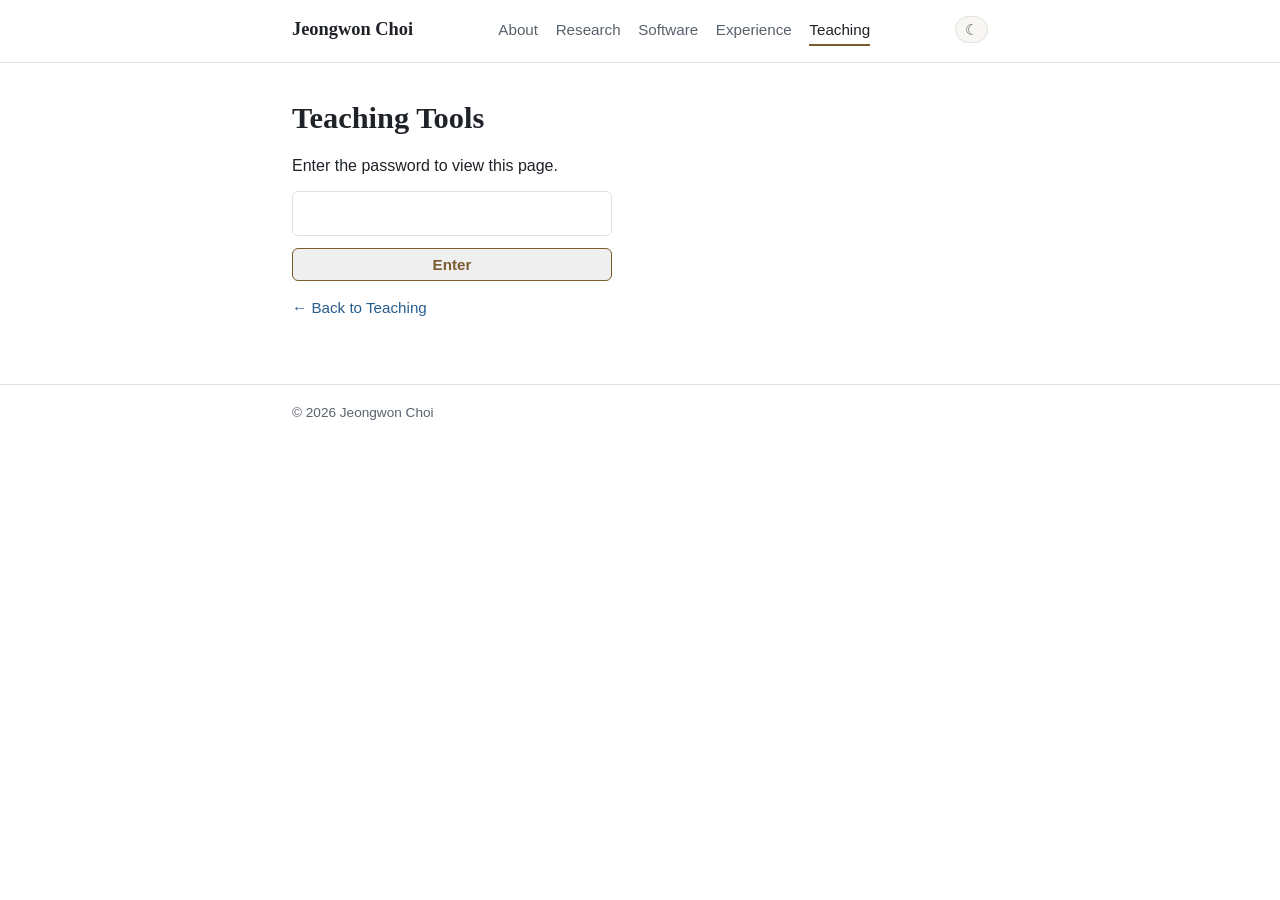
<file: tools.html>
<!DOCTYPE html>
<html lang="en">
<head>
  <meta charset="utf-8">
  <meta name="viewport" content="width=device-width, initial-scale=1">
  <title>Teaching Tools — Jeongwon Choi</title>
  <meta name="description" content="Interactive teaching tools by Jeongwon Choi.">
  <link rel="stylesheet" href="css/style.css?v=7">
  <script src="js/theme.js"></script>
</head>
<body>

<header>
  <div class="header-inner">
    <a class="site-name" href="index.html">Jeongwon Choi</a>
    <nav>
      <a href="index.html">About</a>
      <a href="research.html">Research</a>
      <a href="software.html">Software</a>
      <a href="experience.html">Experience</a>
      <a href="teaching.html" class="active">Teaching</a>
    </nav>
    <button id="theme-toggle" class="theme-toggle" aria-label="Toggle color theme">☾</button>
  </div>
</header>

<main>
  <h1>Teaching Tools</h1>

  <div id="gate">
    <form id="gate-form" style="display: grid; gap: 12px; max-width: 320px; margin-top: 1rem;">
      <label for="gate-pw">Enter the password to view this page.</label>
      <input type="password" id="gate-pw" autocomplete="off"
             style="font: inherit; padding: 8px 10px; border: 1px solid var(--border); border-radius: 6px; background: var(--bg); color: var(--text);">
      <button type="submit" class="btn">Enter</button>
      <p id="gate-err" hidden style="margin: 0; color: #b4232a;">Incorrect password.</p>
    </form>
  </div>

  <div id="tool-list" hidden>
    <ul class="entries">
      <li><strong><a href="tools/expfam-explorer.html">Exponential Family Explorer</a></strong></li>
    </ul>
  </div>

  <p class="see-all"><a href="teaching.html">← Back to Teaching</a></p>
</main>

<script>
(function () {
  "use strict";
  var HASH = "524beeec873cb78924f03e60f2b9a7313873df5881f0654eaead2d581336e643";
  var gate = document.getElementById("gate");
  var list = document.getElementById("tool-list");
  function unlock() { gate.hidden = true; list.hidden = false; }
  try {
    if (sessionStorage.getItem("tools-unlocked") === "1") { unlock(); return; }
  } catch (e) {}
  function check(pw) {
    return crypto.subtle.digest("SHA-256", new TextEncoder().encode(pw)).then(function (buf) {
      var hex = Array.prototype.map.call(new Uint8Array(buf), function (b) {
        return b.toString(16).padStart(2, "0");
      }).join("");
      return hex === HASH;
    });
  }
  document.getElementById("gate-form").addEventListener("submit", function (ev) {
    ev.preventDefault();
    check(document.getElementById("gate-pw").value).then(function (ok) {
      if (ok) {
        try { sessionStorage.setItem("tools-unlocked", "1"); } catch (e) {}
        unlock();
      } else {
        document.getElementById("gate-err").hidden = false;
        document.getElementById("gate-pw").select();
      }
    });
  });
})();
</script>

<footer>
  <div class="footer-inner">
    <span>© 2026 Jeongwon Choi</span>
  </div>
</footer>

</body>
</html>
</file>
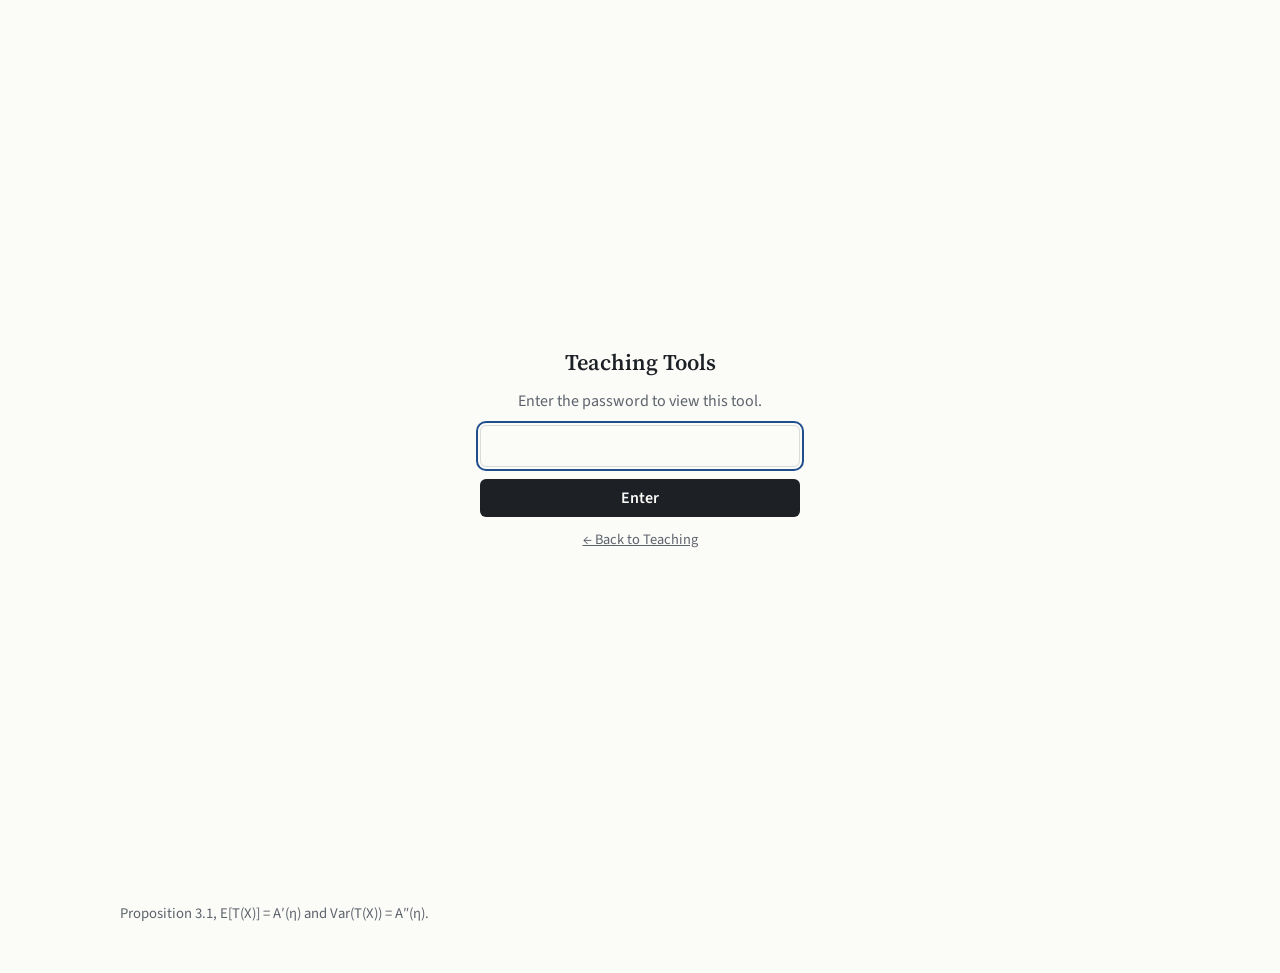
<file: tools/expfam-explorer.html>
<!doctype html>
<html lang="en">
<head>
<meta charset="utf-8">
<meta name="viewport" content="width=device-width, initial-scale=1, viewport-fit=cover">
</head>
<body>
<title>Exponential Family Explorer</title>

<!-- Password gate -->
<div id="gate" style="position: fixed; inset: 0; z-index: 1000; display: grid; place-items: center; background: var(--paper, #fbfbf8);">
  <form id="gate-form" style="display: grid; gap: 12px; max-width: 320px; width: 90%; text-align: center;">
    <h1 style="margin: 0; font-size: 1.4rem;">Teaching Tools</h1>
    <p style="margin: 0; color: var(--muted, #5d636b);">Enter the password to view this tool.</p>
    <input type="password" id="gate-pw" autocomplete="off" aria-label="Password"
           style="font: inherit; padding: 8px 10px; border: 1px solid var(--rule, #d9dbd6); border-radius: 6px; background: var(--paper, #fbfbf8); color: var(--ink, #1d2126); text-align: center;">
    <button type="submit" class="btn">Enter</button>
    <p id="gate-err" hidden style="margin: 0; color: #b4232a;">Incorrect password.</p>
    <a href="../teaching.html" style="color: var(--muted, #5d636b); font-size: 0.9rem;">&larr; Back to Teaching</a>
  </form>
</div>
<script>
(function () {
  "use strict";
  var HASH = "524beeec873cb78924f03e60f2b9a7313873df5881f0654eaead2d581336e643";
  var gate = document.getElementById("gate");
  try {
    if (sessionStorage.getItem("tools-unlocked") === "1") { gate.remove(); return; }
  } catch (e) {}
  function check(pw) {
    return crypto.subtle.digest("SHA-256", new TextEncoder().encode(pw)).then(function (buf) {
      var hex = Array.prototype.map.call(new Uint8Array(buf), function (b) {
        return b.toString(16).padStart(2, "0");
      }).join("");
      return hex === HASH;
    });
  }
  document.getElementById("gate-form").addEventListener("submit", function (ev) {
    ev.preventDefault();
    check(document.getElementById("gate-pw").value).then(function (ok) {
      if (ok) {
        try { sessionStorage.setItem("tools-unlocked", "1"); } catch (e) {}
        gate.remove();
      } else {
        document.getElementById("gate-err").hidden = false;
        document.getElementById("gate-pw").select();
      }
    });
  });
  document.getElementById("gate-pw").focus();
})();
</script>
<meta name="claude:viewport-fit-sides" content="cover">
<link rel="preconnect" href="https://fonts.googleapis.com">
<link rel="preconnect" href="https://fonts.gstatic.com" crossorigin>
<link rel="stylesheet" href="https://fonts.googleapis.com/css2?family=Source+Serif+4:opsz,wght@8..60,400;8..60,600&family=Source+Sans+3:wght@400;600&family=JetBrains+Mono:wght@400;500&display=swap">
<style>
/* Layout: a lecture-notes page with two tabs; each tab is a control strip above a pair of charts and a readout table. */
:root {
  --paper: #fbfbf8;
  --ink: #1d2126;
  --muted: #5d636b;
  --rule: #d9dbd6;
  --grid: #ecede9;
  --panel: #f2f3ef;
  --blue: #1f4e8c;
  --ochre: #a8641b;
  --focus: #1f4e8c;
  --font-display: "Source Serif 4", "Iowan Old Style", Georgia, serif;
  --font-body: "Source Sans 3", "Segoe UI", "Helvetica Neue", Arial, sans-serif;
  --font-data: "JetBrains Mono", ui-monospace, "SFMono-Regular", Menlo, Consolas, monospace;
}
@media (prefers-color-scheme: dark) {
  :root:not([data-theme="light"]) {
    --paper: #15181c; --ink: #e6e8ea; --muted: #a2a8b0; --rule: #33383f; --grid: #23272d;
    --panel: #1c2026; --blue: #7fa9e6; --ochre: #e0a55e; --focus: #7fa9e6; color-scheme: dark;
  }
}
:root[data-theme="dark"] {
  --paper: #15181c; --ink: #e6e8ea; --muted: #a2a8b0; --rule: #33383f; --grid: #23272d;
  --panel: #1c2026; --blue: #7fa9e6; --ochre: #e0a55e; --focus: #7fa9e6; color-scheme: dark;
}
* { box-sizing: border-box; }
[hidden] { display: none !important; }
body {
  background: var(--paper); color: var(--ink); font-family: var(--font-body); font-size: 16px; line-height: 1.5;
  padding-left: max(16px, env(safe-area-inset-left, 0px)); padding-right: max(16px, env(safe-area-inset-right, 0px));
  padding-block: 20px 40px;
}
.wrap { max-width: 1040px; margin: 0 auto; display: grid; gap: 18px; }
header { display: grid; gap: 4px; border-bottom: 1px solid var(--rule); padding-bottom: 12px; }
h1 { font-family: var(--font-display); font-weight: 600; font-size: 1.75rem; line-height: 1.2; margin: 0; text-wrap: balance; }
.sub { color: var(--muted); margin: 0; font-size: 0.95rem; }
h2 { font-family: var(--font-display); font-weight: 600; font-size: 1.2rem; margin: 0; text-wrap: balance; }
p { margin: 0; max-width: 68ch; }
.tabs { display: flex; flex-wrap: wrap; gap: 8px; }
.tab {
  font: inherit; font-weight: 600; color: var(--ink); background: transparent; border: 1px solid var(--rule);
  border-radius: 999px; padding: 6px 16px; cursor: pointer;
}
.tab[aria-selected="true"] { background: var(--ink); color: var(--paper); border-color: var(--ink); }
button:focus-visible, input:focus-visible { outline: 2px solid var(--focus); outline-offset: 2px; }
section.panel { display: grid; gap: 14px; }
.controls { display: flex; flex-wrap: wrap; gap: 12px 24px; align-items: center; background: var(--panel); padding: 12px 14px; border-radius: 6px; }
.seg { display: inline-flex; border: 1px solid var(--rule); border-radius: 6px; overflow: hidden; }
.seg button { font: inherit; color: var(--ink); background: var(--paper); border: 0; padding: 5px 12px; cursor: pointer; }
.seg button + button { border-left: 1px solid var(--rule); }
.seg button[aria-pressed="true"] { background: var(--ink); color: var(--paper); }
.slider { display: flex; flex-wrap: wrap; align-items: center; gap: 6px 10px; flex: 1 1 260px; min-width: 0; }
.slider input { flex: 1 1 140px; }
.slider label { font-weight: 600; white-space: nowrap; }
.slider input { flex: 1; min-width: 0; accent-color: var(--blue); }
.val { font-family: var(--font-data); font-size: 0.92rem; font-variant-numeric: tabular-nums; white-space: nowrap; }
.formula { font-family: var(--font-display); font-size: 1.02rem; color: var(--ink); }
.formula .m { font-style: italic; }
.charts { display: grid; grid-template-columns: 1fr 1fr; gap: 16px; }
@media (max-width: 720px) { .charts { grid-template-columns: 1fr; } }
figure { margin: 0; display: grid; gap: 4px; min-width: 0; }
figcaption { font-size: 0.9rem; color: var(--muted); }
figcaption b { color: var(--ink); font-weight: 600; }
svg.chart { width: 100%; height: auto; display: block; }
svg .axis { stroke: var(--ink); stroke-width: 1; fill: none; }
svg .grid { stroke: var(--grid); stroke-width: 1; fill: none; }
svg .tick { fill: var(--muted); font-family: var(--font-data); font-size: 11px; }
svg .alabel { fill: var(--ink); font-family: var(--font-body); font-size: 12.5px; }
svg .curve { stroke: var(--ink); stroke-width: 2.2; fill: none; }
svg .area { fill: var(--blue); fill-opacity: 0.14; stroke: none; }
svg .bar { fill: var(--blue); fill-opacity: 0.22; stroke: var(--blue); stroke-width: 1.2; }
svg .tangent { stroke: var(--blue); stroke-width: 2; stroke-dasharray: 6 4; fill: none; }
svg .meanline { stroke: var(--ochre); stroke-width: 2; stroke-dasharray: 5 4; fill: none; }
svg .dot { fill: var(--blue); stroke: var(--paper); stroke-width: 1.5; }
svg .note { fill: var(--blue); font-family: var(--font-body); font-size: 12.5px; }
svg .note2 { fill: var(--ochre); font-family: var(--font-body); font-size: 12.5px; }
svg .ce { stroke: var(--blue); stroke-width: 2.4; fill: none; }
svg .se { stroke: var(--ochre); stroke-width: 2.4; stroke-dasharray: 7 4; fill: none; }
svg .target { stroke: var(--muted); stroke-width: 1; stroke-dasharray: 2 3; fill: none; }
svg .cursor { stroke: var(--muted); stroke-width: 1; fill: none; }
table.readout { border-collapse: collapse; font-size: 0.95rem; min-width: 420px; }
.tablebox { overflow-x: auto; }
table.readout th, table.readout td { padding: 6px 14px 6px 0; text-align: left; border-bottom: 1px solid var(--rule); }
table.readout th { font-weight: 600; color: var(--muted); font-size: 0.85rem; letter-spacing: 0.02em; }
table.readout td.num { font-family: var(--font-data); font-variant-numeric: tabular-nums; }
.match { color: var(--blue); font-weight: 600; }
.bars { display: grid; gap: 10px; }
.brow { display: grid; grid-template-columns: minmax(0, 15rem) 1fr 5.5rem; gap: 10px; align-items: center; }
@media (max-width: 560px) { .brow { grid-template-columns: 1fr 4.8rem; } .brow .track { grid-column: 1 / -1; grid-row: 2; } }
.track { height: 14px; background: var(--grid); border-radius: 3px; overflow: hidden; }
.fill { height: 100%; width: 0; }
.fill.ce { background: var(--blue); }
.fill.se { background: var(--ochre); }
.btn { font: inherit; font-weight: 600; color: var(--paper); background: var(--ink); border: 0; border-radius: 6px; padding: 7px 14px; cursor: pointer; }
.hint { color: var(--muted); font-size: 0.92rem; }
.legend { display: flex; flex-wrap: wrap; gap: 6px 18px; font-size: 0.9rem; color: var(--muted); }
.key { display: inline-block; width: 22px; height: 0; border-top: 2.4px solid var(--blue); vertical-align: middle; margin-right: 6px; }
.key.se { border-top: 2.4px dashed var(--ochre); }
@media (prefers-reduced-motion: reduce) { * { transition: none !important; } }
</style>

<div class="wrap">
  <header>
    <h1>Exponential Family Explorer</h1>
    <p class="sub">Companion to the lecture notes <i>Introduction to Probability Distributions using Exponential Family</i>: Section 3 (Tool 1) and Section 5.2 (Tool 2).</p>
  </header>

  <div class="tabs" role="tablist" aria-label="Tools">
    <button class="tab" role="tab" id="tab-mean" aria-controls="panel-mean" aria-selected="true">Tool 1 &middot; A&prime;(&eta;) is the mean</button>
    <button class="tab" role="tab" id="tab-loss" aria-controls="panel-loss" aria-selected="false">Tool 2 &middot; Cross-entropy vs. squared error</button>
  </div>

  <!-- ===================== Tool 1 ===================== -->
  <section class="panel" id="panel-mean" role="tabpanel" aria-labelledby="tab-mean">
    <h2>The slope of A(&eta;) is the mean, and its curvature is the variance</h2>
    <div class="controls">
      <div class="seg" role="group" aria-label="Distribution">
        <button type="button" id="d-bernoulli" data-d="bernoulli" aria-pressed="true">Bernoulli</button>
        <button type="button" id="d-poisson" data-d="poisson" aria-pressed="false">Poisson</button>
        <button type="button" id="d-normal" data-d="normal" aria-pressed="false">Normal (&sigma;&sup2; = 1)</button>
      </div>
      <div class="slider">
        <label for="eta">natural parameter &eta;</label>
        <input type="range" id="eta" min="-4" max="4" step="0.01" value="1">
        <span class="val" id="eta-val">&eta; = 1.00</span>
      </div>
      <span class="val" id="param-val">p = 0.731</span>
    </div>
    <p class="formula" id="formula"></p>
    <div class="charts">
      <figure>
        <svg class="chart" id="chart-dist" role="img" aria-label="Probability distribution for the current natural parameter"></svg>
        <figcaption><b>Distribution f(x | &eta;).</b> The dashed line marks the mean computed from the distribution.</figcaption>
      </figure>
      <figure>
        <svg class="chart" id="chart-A" role="img" aria-label="Log-partition function with tangent line"></svg>
        <figcaption><b>Log-partition function A(&eta;).</b> The dashed line is the tangent at the current &eta;.</figcaption>
      </figure>
    </div>
    <div class="tablebox">
      <table class="readout" aria-live="polite">
        <thead><tr><th></th><th>From A(&eta;)</th><th>From the distribution</th></tr></thead>
        <tbody>
          <tr><td>Mean</td><td class="num" id="r-a1"></td><td class="num" id="r-mean"></td></tr>
          <tr><td>Variance</td><td class="num" id="r-a2"></td><td class="num" id="r-var"></td></tr>
        </tbody>
      </table>
    </div>
    <p class="hint">Move &eta; and switch distributions. The two columns always agree: this is Proposition 3.1, E[T(X)] = A&prime;(&eta;) and Var(T(X)) = A&Prime;(&eta;).</p>
  </section>

  <!-- ===================== Tool 2 ===================== -->
  <section class="panel" id="panel-loss" role="tabpanel" aria-labelledby="tab-loss" hidden>
    <h2>How strongly does a spam filter correct itself?</h2>
    <div class="controls">
      <div class="seg" role="group" aria-label="True answer">
        <button type="button" id="y-1" data-y="1" aria-pressed="true">Email is spam (y = 1)</button>
        <button type="button" id="y-0" data-y="0" aria-pressed="false">Not spam (y = 0)</button>
      </div>
      <div class="slider">
        <label for="score">score &eta;</label>
        <input type="range" id="score" min="-6" max="6" step="0.01" value="-4">
        <span class="val" id="score-val">&eta; = &minus;4.00</span>
      </div>
      <span class="val" id="yhat-val">P(spam) = 0.018</span>
    </div>
    <div class="bars" aria-live="polite">
      <div class="brow"><span>Cross-entropy correction |&ycirc; &minus; y|</span><div class="track"><div class="fill ce" id="bar-ce"></div></div><span class="val" id="v-ce"></span></div>
      <div class="brow"><span>Squared-error correction |(&ycirc; &minus; y)&thinsp;&ycirc;(1 &minus; &ycirc;)|</span><div class="track"><div class="fill se" id="bar-se"></div></div><span class="val" id="v-se"></span></div>
    </div>
    <div class="charts">
      <figure>
        <svg class="chart" id="chart-grad" role="img" aria-label="Size of the correction as a function of the score"></svg>
        <figcaption><b>Size of the correction.</b> The extra factor &ycirc;(1 &minus; &ycirc;) = A&Prime;(&eta;) is a variance, close to 0 when the model is very sure.</figcaption>
      </figure>
      <figure>
        <svg class="chart" id="chart-train" role="img" aria-label="Prediction during 40 steps of gradient descent"></svg>
        <figcaption><b>Training from the current score.</b> 40 steps of gradient descent with learning rate &alpha; = 1.</figcaption>
      </figure>
    </div>
    <div class="legend"><span><span class="key"></span>cross-entropy</span><span><span class="key se"></span>squared error</span></div>
    <div class="controls">
      <button type="button" class="btn" id="train">Train 40 steps</button>
      <span class="val" id="train-val"></span>
    </div>
    <p class="hint">Set the score to about &minus;4 with y = 1: the filter is confidently wrong. Cross-entropy gives a correction close to 1 and learns in a few steps; squared error barely moves.</p>
  </section>
</div>

<script>
(function () {
  "use strict";
  var NS = "http://www.w3.org/2000/svg";
  function el(tag, attrs, parent) {
    var e = document.createElementNS(NS, tag);
    for (var k in attrs) { if (Object.prototype.hasOwnProperty.call(attrs, k)) e.setAttribute(k, attrs[k]); }
    if (parent) parent.appendChild(e);
    return e;
  }
  function sig(x) { return 1 / (1 + Math.exp(-x)); }
  function softplus(x) { return x > 30 ? x : Math.log1p(Math.exp(x)); }
  function f(x, d) { return (Math.round(x * Math.pow(10, d)) / Math.pow(10, d)).toFixed(d).replace("-", "−"); }
  function tickText(v) { var s = Math.abs(v) < 1e-9 ? "0" : String(Math.round(v * 100) / 100); return s.replace("-", "−"); }

  /* A small chart frame: axes, grid, ticks, labels, and a clipped plot group. */
  var clipId = 0;
  function frame(svg, o) {
    while (svg.firstChild) svg.removeChild(svg.firstChild);
    var W = 480, H = 300, m = { l: 50, r: 14, t: 16, b: 44 };
    svg.setAttribute("viewBox", "0 0 " + W + " " + H);
    var sx = function (x) { return m.l + (x - o.xmin) / (o.xmax - o.xmin) * (W - m.l - m.r); };
    var sy = function (y) { return H - m.b - (y - o.ymin) / (o.ymax - o.ymin) * (H - m.t - m.b); };
    var g = el("g", {}, svg);
    o.yticks.forEach(function (v) {
      el("line", { x1: m.l, x2: W - m.r, y1: sy(v), y2: sy(v), "class": "grid" }, g);
      el("text", { x: m.l - 7, y: sy(v) + 4, "text-anchor": "end", "class": "tick" }, g).textContent = tickText(v);
    });
    o.xticks.forEach(function (v) {
      el("line", { x1: sx(v), x2: sx(v), y1: H - m.b, y2: H - m.b + 4, "class": "axis" }, g);
      el("text", { x: sx(v), y: H - m.b + 17, "text-anchor": "middle", "class": "tick" }, g).textContent = tickText(v);
    });
    var y0 = sy(Math.max(o.ymin, Math.min(o.ymax, 0)));
    el("line", { x1: m.l, x2: W - m.r, y1: y0, y2: y0, "class": "axis" }, g);
    el("line", { x1: m.l, x2: m.l, y1: m.t, y2: H - m.b, "class": "axis" }, g);
    el("text", { x: (m.l + W - m.r) / 2, y: H - 6, "text-anchor": "middle", "class": "alabel" }, g).textContent = o.xlabel;
    el("text", { x: 13, y: (m.t + H - m.b) / 2, "text-anchor": "middle", "class": "alabel",
      transform: "rotate(-90 13 " + ((m.t + H - m.b) / 2) + ")" }, g).textContent = o.ylabel;
    clipId += 1;
    var id = "clip" + clipId;
    var cp = el("clipPath", { id: id }, svg);
    el("rect", { x: m.l, y: m.t, width: W - m.l - m.r, height: H - m.t - m.b }, cp);
    var plot = el("g", { "clip-path": "url(#" + id + ")" }, svg);
    return { sx: sx, sy: sy, plot: plot, svg: svg, m: m, W: W, H: H };
  }
  function pathOf(fn, a, b, n, F) {
    var d = "";
    for (var i = 0; i <= n; i++) {
      var x = a + (b - a) * i / n, y = fn(x);
      d += (i ? "L" : "M") + F.sx(x).toFixed(2) + " " + F.sy(y).toFixed(2);
    }
    return d;
  }

  /* ---------------- Tool 1 ---------------- */
  var D = {
    bernoulli: {
      etaMin: -4, etaMax: 4, eta0: 1,
      A: softplus, A1: sig, A2: function (e) { var s = sig(e); return s * (1 - s); },
      param: function (e) { return "p = " + f(sig(e), 3); },
      formula: "h(x) = 1, T(x) = x, η = ln(p / (1 − p)), A(η) = ln(1 + e<sup>η</sup>)",
      discrete: true, xs: [0, 1], pmf: function (x, e) { return x === 1 ? sig(e) : 1 - sig(e); },
      dist: { xmin: -0.6, xmax: 1.6, ymin: 0, ymax: 1.05, xticks: [0, 1], yticks: [0, 0.25, 0.5, 0.75, 1], xlabel: "x", ylabel: "f(x | η)" },
      Ay: { ymin: -0.5, ymax: 4.6, yticks: [0, 1, 2, 3, 4] }, Ax: [-4, -2, 0, 2, 4]
    },
    poisson: {
      etaMin: -1, etaMax: 2.5, eta0: 1,
      A: Math.exp, A1: Math.exp, A2: Math.exp,
      param: function (e) { return "λ = " + f(Math.exp(e), 3); },
      formula: "h(x) = 1/x!, T(x) = x, η = ln λ, A(η) = e<sup>η</sup>",
      discrete: true, xs: (function () { var a = []; for (var i = 0; i <= 25; i++) a.push(i); return a; })(),
      pmf: function (x, e) { var l = Math.exp(e), p = Math.exp(-l); for (var i = 1; i <= x; i++) p *= l / i; return p; },
      dist: { xmin: -0.8, xmax: 25.8, ymin: 0, ymax: 0.75, xticks: [0, 5, 10, 15, 20, 25], yticks: [0, 0.25, 0.5, 0.75], xlabel: "x (count)", ylabel: "f(x | η)" },
      Ay: { ymin: -1, ymax: 13, yticks: [0, 4, 8, 12] }, Ax: [-1, 0, 1, 2]
    },
    normal: {
      etaMin: -3, etaMax: 3, eta0: 1,
      A: function (e) { return e * e / 2; }, A1: function (e) { return e; }, A2: function () { return 1; },
      param: function (e) { return "μ = " + f(e, 3); },
      formula: "h(x) = e<sup>−x²/2</sup>/√(2π), T(x) = x, η = μ, A(η) = η²/2",
      discrete: false, pdf: function (x, e) { return Math.exp(-(x - e) * (x - e) / 2) / Math.sqrt(2 * Math.PI); },
      dist: { xmin: -6.5, xmax: 6.5, ymin: 0, ymax: 0.45, xticks: [-6, -3, 0, 3, 6], yticks: [0, 0.1, 0.2, 0.3, 0.4], xlabel: "x", ylabel: "f(x | η)" },
      Ay: { ymin: -1, ymax: 5, yticks: [0, 1, 2, 3, 4, 5] }, Ax: [-3, -2, -1, 0, 1, 2, 3]
    }
  };
  var cur = "bernoulli";
  var etaInput = document.getElementById("eta");

  function moments(d, e) {
    var mean = 0, v = 0, i;
    if (d.discrete) {
      var N = cur === "poisson" ? 120 : 1;
      var ps = [];
      for (i = 0; i <= N; i++) ps.push(d.pmf(i, e));
      for (i = 0; i <= N; i++) mean += i * ps[i];
      for (i = 0; i <= N; i++) v += (i - mean) * (i - mean) * ps[i];
    } else {
      var a = e - 12, b = e + 12, n = 4000, h = (b - a) / n, s0 = 0, s1 = 0;
      for (i = 0; i <= n; i++) {
        var x = a + i * h, w = (i === 0 || i === n) ? 1 : (i % 2 ? 4 : 2), p = d.pdf(x, e);
        s0 += w * x * p;
      }
      mean = s0 * h / 3;
      for (i = 0; i <= n; i++) {
        var x2 = a + i * h, w2 = (i === 0 || i === n) ? 1 : (i % 2 ? 4 : 2);
        s1 += w2 * (x2 - mean) * (x2 - mean) * d.pdf(x2, e);
      }
      v = s1 * h / 3;
    }
    return { mean: mean, v: v };
  }

  function drawMean() {
    var d = D[cur], e = parseFloat(etaInput.value);
    document.getElementById("eta-val").textContent = "η = " + f(e, 2);
    document.getElementById("param-val").textContent = d.param(e);
    document.getElementById("formula").innerHTML = "f(x | η) = h(x) exp{η T(x) − A(η)}, " + d.formula;
    var mo = moments(d, e);

    /* distribution chart */
    var F = frame(document.getElementById("chart-dist"), d.dist);
    if (d.discrete) {
      var bw = cur === "poisson" ? 0.7 : 0.45;
      d.xs.forEach(function (x) {
        var p = d.pmf(x, e), x0 = F.sx(x - bw / 2), x1 = F.sx(x + bw / 2), yTop = F.sy(p), yBase = F.sy(0);
        el("rect", { x: x0, y: yTop, width: Math.max(0, x1 - x0), height: Math.max(0, yBase - yTop), "class": "bar" }, F.plot);
      });
    } else {
      var area = pathOf(function (x) { return d.pdf(x, e); }, d.dist.xmin, d.dist.xmax, 240, F);
      el("path", { d: area + "L" + F.sx(d.dist.xmax) + " " + F.sy(0) + "L" + F.sx(d.dist.xmin) + " " + F.sy(0) + "Z", "class": "area" }, F.plot);
      el("path", { d: area, "class": "curve" }, F.plot);
    }
    var mx = F.sx(mo.mean);
    el("line", { x1: mx, x2: mx, y1: F.sy(d.dist.ymin), y2: F.sy(d.dist.ymax * 0.88), "class": "meanline" }, F.plot);
    var anchor = mo.mean > (d.dist.xmin + d.dist.xmax) / 2 ? "end" : "start";
    el("text", { x: mx + (anchor === "end" ? -6 : 6), y: F.sy(d.dist.ymax * 0.86), "text-anchor": anchor, "class": "note2" }, F.plot).textContent = "mean = " + f(mo.mean, 3);

    /* A(eta) chart */
    var o = { xmin: d.etaMin, xmax: d.etaMax, ymin: d.Ay.ymin, ymax: d.Ay.ymax, xticks: d.Ax, yticks: d.Ay.yticks, xlabel: "η", ylabel: "A(η)" };
    var G = frame(document.getElementById("chart-A"), o);
    el("path", { d: pathOf(d.A, d.etaMin, d.etaMax, 240, G), "class": "curve" }, G.plot);
    var A0 = d.A(e), s = d.A1(e);
    el("path", { d: pathOf(function (t) { return A0 + s * (t - e); }, d.etaMin, d.etaMax, 2, G), "class": "tangent" }, G.plot);
    el("circle", { cx: G.sx(e), cy: G.sy(A0), r: 5, "class": "dot" }, G.plot);
    el("text", { x: G.m.l + 10, y: G.m.t + 18, "class": "note" }, G.plot).textContent = "slope of tangent = A′(η) = " + f(s, 3);

    document.getElementById("r-a1").innerHTML = "A′(η) = " + f(d.A1(e), 4);
    document.getElementById("r-mean").innerHTML = "E[X] = " + f(mo.mean, 4) + " <span class=\"match\">✓</span>";
    document.getElementById("r-a2").innerHTML = "A″(η) = " + f(d.A2(e), 4);
    document.getElementById("r-var").innerHTML = "Var(X) = " + f(mo.v, 4) + " <span class=\"match\">✓</span>";
  }

  function setDist(name) {
    cur = name;
    var d = D[name];
    etaInput.min = d.etaMin; etaInput.max = d.etaMax; etaInput.value = d.eta0;
    ["bernoulli", "poisson", "normal"].forEach(function (k) {
      document.getElementById("d-" + k).setAttribute("aria-pressed", String(k === name));
    });
    drawMean();
  }
  ["bernoulli", "poisson", "normal"].forEach(function (k) {
    document.getElementById("d-" + k).addEventListener("click", function () { setDist(k); });
  });
  etaInput.addEventListener("input", drawMean);

  /* ---------------- Tool 2 ---------------- */
  var y = 1;
  var scoreInput = document.getElementById("score");
  var STEPS = 40, ALPHA = 1;
  var trainTimer = null;

  function corrections(eta) {
    var p = sig(eta);
    return { p: p, ce: Math.abs(p - y), se: Math.abs((p - y) * p * (1 - p)) };
  }
  function trajectory(eta0, useCE) {
    var e = eta0, out = [sig(e)];
    for (var i = 0; i < STEPS; i++) {
      var p = sig(e);
      var g = useCE ? (p - y) : (p - y) * p * (1 - p);
      e = e - ALPHA * g;
      out.push(sig(e));
    }
    return out;
  }
  function drawTrain(upTo) {
    var eta0 = parseFloat(scoreInput.value);
    var o = { xmin: 0, xmax: STEPS, ymin: 0, ymax: 1.05, xticks: [0, 10, 20, 30, 40], yticks: [0, 0.25, 0.5, 0.75, 1], xlabel: "gradient-descent step", ylabel: "P(spam)" };
    var F = frame(document.getElementById("chart-train"), o);
    el("line", { x1: F.sx(0), x2: F.sx(STEPS), y1: F.sy(y), y2: F.sy(y), "class": "target" }, F.plot);
    el("text", { x: F.sx(STEPS) - 4, y: F.sy(y) + (y === 1 ? 14 : -6), "text-anchor": "end", "class": "tick" }, F.plot).textContent = "true answer y = " + y;
    var ce = trajectory(eta0, true), se = trajectory(eta0, false);
    var n = Math.min(upTo, STEPS);
    function poly(arr, cls) {
      var d = "";
      for (var i = 0; i <= n; i++) d += (i ? "L" : "M") + F.sx(i).toFixed(2) + " " + F.sy(arr[i]).toFixed(2);
      el("path", { d: d, "class": cls }, F.plot);
    }
    poly(ce, "ce"); poly(se, "se");
    document.getElementById("train-val").textContent = "After " + n + " steps: cross-entropy P(spam) = " + f(ce[n], 3) + ",  squared error P(spam) = " + f(se[n], 3);
  }
  function drawLoss() {
    var eta = parseFloat(scoreInput.value), c = corrections(eta);
    document.getElementById("score-val").textContent = "η = " + f(eta, 2);
    document.getElementById("yhat-val").textContent = "P(spam) = ŷ = " + f(c.p, 3);
    document.getElementById("bar-ce").style.width = (100 * c.ce) + "%";
    document.getElementById("bar-se").style.width = (100 * c.se) + "%";
    document.getElementById("v-ce").textContent = f(c.ce, 4);
    document.getElementById("v-se").textContent = f(c.se, 4);

    var o = { xmin: -6, xmax: 6, ymin: 0, ymax: 1.05, xticks: [-6, -4, -2, 0, 2, 4, 6], yticks: [0, 0.25, 0.5, 0.75, 1], xlabel: "score η", ylabel: "size of correction" };
    var F = frame(document.getElementById("chart-grad"), o);
    el("path", { d: pathOf(function (t) { return corrections(t).ce; }, -6, 6, 240, F), "class": "ce" }, F.plot);
    el("path", { d: pathOf(function (t) { return corrections(t).se; }, -6, 6, 240, F), "class": "se" }, F.plot);
    el("line", { x1: F.sx(eta), x2: F.sx(eta), y1: F.sy(0), y2: F.sy(1.05), "class": "cursor" }, F.plot);
    el("circle", { cx: F.sx(eta), cy: F.sy(c.ce), r: 5, "class": "dot" }, F.plot);
    el("circle", { cx: F.sx(eta), cy: F.sy(c.se), r: 5, "class": "dot", style: "fill: var(--ochre)" }, F.plot);
    var wrong = (y === 1 && eta < 0) || (y === 0 && eta > 0);
    el("text", { x: y === 1 ? F.sx(-5.8) : F.sx(5.8), y: F.sy(0.6), "text-anchor": y === 1 ? "start" : "end", "class": "tick" }, F.plot).textContent = "confidently wrong";
    if (!wrong) { /* nothing extra */ }
    stopTrain();
    drawTrain(STEPS);
  }
  function stopTrain() { if (trainTimer) { clearInterval(trainTimer); trainTimer = null; } }
  document.getElementById("train").addEventListener("click", function () {
    stopTrain();
    var reduce = window.matchMedia && window.matchMedia("(prefers-reduced-motion: reduce)").matches;
    if (reduce) { drawTrain(STEPS); return; }
    var k = 0;
    drawTrain(0);
    trainTimer = setInterval(function () {
      k += 1; drawTrain(k);
      if (k >= STEPS) stopTrain();
    }, 70);
  });
  ["1", "0"].forEach(function (v) {
    document.getElementById("y-" + v).addEventListener("click", function () {
      y = parseInt(v, 10);
      document.getElementById("y-1").setAttribute("aria-pressed", String(y === 1));
      document.getElementById("y-0").setAttribute("aria-pressed", String(y === 0));
      scoreInput.value = y === 1 ? -4 : 4;
      drawLoss();
    });
  });
  scoreInput.addEventListener("input", drawLoss);

  /* ---------------- Tabs ---------------- */
  function showTab(which) {
    var mean = which !== "loss";
    document.getElementById("tab-mean").setAttribute("aria-selected", String(mean));
    document.getElementById("tab-loss").setAttribute("aria-selected", String(!mean));
    document.getElementById("panel-mean").hidden = !mean;
    document.getElementById("panel-loss").hidden = mean;
  }
  document.getElementById("tab-mean").addEventListener("click", function () { showTab("mean"); });
  document.getElementById("tab-loss").addEventListener("click", function () { showTab("loss"); });

  setDist("bernoulli");
  drawLoss();
  showTab(location.hash === "#loss" ? "loss" : "mean");
})();
</script>

</body>
</html>
</file>
<file: css/style.css>
/* ===== Base ===== */
:root {
  --bg: #ffffff;
  --bg-alt: #f7f6f3;
  --text: #1f2328;
  --text-muted: #59626b;
  --accent: #7a5c2e;        /* warm bronze — subtle academic accent */
  --accent-soft: #f3ede2;
  --border: #e4e1da;
  --link: #275d8c;
  --max-width: 46rem;
}

@media (prefers-color-scheme: dark) {
  :root {
    --bg: #16181c;
    --bg-alt: #1d2025;
    --text: #e6e4df;
    --text-muted: #a2a49f;
    --accent: #c9a86a;
    --accent-soft: #26221a;
    --border: #33363c;
    --link: #7fb3dd;
  }
}

/* Manual theme override (set by js/theme.js, wins over system preference) */
:root[data-theme="light"] {
  --bg: #ffffff;
  --bg-alt: #f7f6f3;
  --text: #1f2328;
  --text-muted: #59626b;
  --accent: #7a5c2e;
  --accent-soft: #f3ede2;
  --border: #e4e1da;
  --link: #275d8c;
}

:root[data-theme="dark"] {
  --bg: #16181c;
  --bg-alt: #1d2025;
  --text: #e6e4df;
  --text-muted: #a2a49f;
  --accent: #c9a86a;
  --accent-soft: #26221a;
  --border: #33363c;
  --link: #7fb3dd;
}

* { box-sizing: border-box; }

html { scroll-behavior: smooth; }

body {
  margin: 0;
  font-family: -apple-system, BlinkMacSystemFont, "Segoe UI", Roboto, "Helvetica Neue", Arial, sans-serif;
  font-size: 1.0rem;
  line-height: 1.65;
  color: var(--text);
  background: var(--bg);
  -webkit-font-smoothing: antialiased;
}

h1, h2, h3, .site-name {
  font-family: "Iowan Old Style", "Palatino Linotype", Palatino, Georgia, serif;
  font-weight: 600;
  line-height: 1.25;
}

h1 { font-size: 1.9rem; margin: 0 0 0.25rem; }
h2 {
  font-size: 1.25rem;
  margin: 2.2rem 0 0.8rem;
  padding-bottom: 0.35rem;
  border-bottom: 1px solid var(--border);
}
h3 {
  font-size: 1.02rem;
  margin: 1.5rem 0 0.5rem;
  color: var(--accent);
  text-transform: uppercase;
  letter-spacing: 0.06em;
  font-family: inherit;
  font-weight: 650;
}

a { color: var(--link); text-decoration: none; }
a:hover { text-decoration: underline; }

/* ===== Header / nav ===== */
header {
  border-bottom: 1px solid var(--border);
  background: var(--bg);
}

.header-inner {
  max-width: var(--max-width);
  margin: 0 auto;
  padding: 1rem 1.25rem;
  display: flex;
  align-items: baseline;
  justify-content: space-between;
  flex-wrap: wrap;
  gap: 0.5rem 1rem;
}

.site-name {
  font-size: 1.15rem;
  color: var(--text);
}
.site-name:hover { text-decoration: none; color: var(--accent); }

nav { display: flex; gap: 1.1rem; flex-wrap: wrap; }

nav a {
  color: var(--text-muted);
  font-size: 0.95rem;
  padding-bottom: 2px;
}
nav a:hover { color: var(--text); text-decoration: none; }
nav a.active {
  color: var(--text);
  border-bottom: 2px solid var(--accent);
}

.theme-toggle {
  font: inherit;
  font-size: 0.95rem;
  line-height: 1;
  padding: 0.3rem 0.55rem;
  border: 1px solid var(--border);
  border-radius: 999px;
  background: var(--bg-alt);
  color: var(--text-muted);
  cursor: pointer;
}
.theme-toggle:hover { color: var(--accent); border-color: var(--accent); }

/* ===== Layout ===== */
main {
  max-width: var(--max-width);
  margin: 0 auto;
  padding: 2.25rem 1.25rem 3rem;
}

footer {
  border-top: 1px solid var(--border);
  color: var(--text-muted);
  font-size: 0.85rem;
}
.footer-inner {
  max-width: var(--max-width);
  margin: 0 auto;
  padding: 1.1rem 1.25rem;
  display: flex;
  justify-content: space-between;
  flex-wrap: wrap;
  gap: 0.5rem;
}

/* ===== Home / intro ===== */
.intro {
  display: flex;
  gap: 2rem;
  align-items: flex-start;
  flex-wrap: wrap;
}

.intro-text { flex: 1 1 22rem; }

.subtitle {
  color: var(--text-muted);
  margin: 0 0 1.1rem;
  font-size: 1.02rem;
}

.portrait {
  width: 165px;
  height: 165px;
  border-radius: 8px;
  object-fit: cover;
  border: 1px solid var(--border);
  flex-shrink: 0;
}

.contact-links {
  display: flex;
  flex-wrap: wrap;
  gap: 0.5rem 0.65rem;
  margin: 1.2rem 0 0;
  padding: 0;
  list-style: none;
  font-size: 0.92rem;
}
.contact-links a {
  display: inline-block;
  padding: 0.28rem 0.75rem;
  border: 1px solid var(--border);
  border-radius: 999px;
  color: var(--text);
  background: var(--bg-alt);
}
.contact-links a:hover {
  border-color: var(--accent);
  color: var(--accent);
  text-decoration: none;
}

/* ===== Lists of entries (pubs, talks, teaching) ===== */
ul.entries { list-style: none; padding: 0; margin: 0; }
ul.entries li {
  margin-bottom: 0.95rem;
  padding-left: 1.1rem;
  position: relative;
}
ul.entries li::before {
  content: "";
  position: absolute;
  left: 0;
  top: 0.62em;
  width: 5px;
  height: 5px;
  border-radius: 50%;
  background: var(--accent);
}

/* ===== Hero (About) ===== */
.hero {
  position: relative;
  overflow: hidden;
  border-bottom: 1px solid var(--border);
  background: var(--bg-alt);
}
.hero-bg {
  position: absolute;
  inset: 0;
  width: 100%;
  height: 100%;
  opacity: 0.32;
  pointer-events: none;
}
.hero-inner {
  position: relative;
  max-width: var(--max-width);
  margin: 0 auto;
  padding: 3rem 1.25rem 2.6rem;
  display: flex;
  align-items: center;
  justify-content: space-between;
  gap: 2rem;
  flex-wrap: wrap;
}
.hero-text { flex: 1 1 24rem; }
.hero-text h1 { font-size: 2.3rem; }
.hero .subtitle { margin-bottom: 0; }
.hero .contact-links { margin-top: 1.1rem; }
.see-all { margin-top: 0.9rem; font-size: 0.95rem; }
@media (max-width: 640px) {
  .hero-inner { flex-direction: column-reverse; align-items: flex-start; padding-top: 2rem; }
}
.hn-dot  { fill: var(--text-muted); opacity: 0.28; }
.hn-edge { stroke: var(--text-muted); stroke-width: 1.1; opacity: 0.45; }
.hn-bridge { stroke-dasharray: 4 4; opacity: 0.35; }
.hn-node { opacity: 0.92; }
.hn-a { fill: #7b9cc4; }
.hn-b { fill: var(--accent); }
.hn-c { fill: #85ab8d; }
.hn-map  { fill: none; stroke: var(--accent); stroke-width: 1.3; stroke-dasharray: 6 5; opacity: 0.7; }
.hn-star { fill: var(--text); opacity: 0.75; }
.hn-flow { fill: none; stroke: var(--text-muted); stroke-width: 1; stroke-dasharray: 2 4; opacity: 0.55; }

/* ===== Featured research cards ===== */
.research-grid {
  display: grid;
  grid-template-columns: 1fr 1fr;
  gap: 1.4rem;
  margin-top: 1.2rem;
}
.research-card {
  border: 1px solid var(--border);
  border-radius: 8px;
  background: var(--bg-alt);
  overflow: hidden;
  display: flex;
  flex-direction: column;
}
.research-card img {
  width: 100%;
  height: 220px;
  object-fit: contain;
  background: #ffffff;
  border-bottom: 1px solid var(--border);
  padding: 0.5rem;
  box-sizing: border-box;
}
.research-card .card-body {
  padding: 0.9rem 1.1rem 1.1rem;
}
.research-card h3 {
  margin: 0 0 0.4rem;
  text-transform: none;
  letter-spacing: 0;
  font-size: 1.0rem;
  color: var(--text);
}
.research-card p {
  margin: 0 0 0.5rem;
  font-size: 0.92rem;
  color: var(--text-muted);
}
.research-card .status {
  font-size: 0.82rem;
  color: var(--accent);
  font-weight: 600;
}
@media (max-width: 640px) {
  .research-grid { grid-template-columns: 1fr; }
}

ul.duties {
  list-style: none;
  margin: 0.35rem 0 0;
  padding: 0;
}
ul.entries ul.duties li {
  margin-bottom: 0.25rem;
  padding-left: 1rem;
  color: var(--text-muted);
  font-size: 0.95rem;
}
ul.entries ul.duties li::before {
  width: 4px;
  height: 4px;
  background: var(--border);
  top: 0.6em;
}

.venue { font-style: italic; }
.me { font-weight: 650; }

.tag {
  display: inline-block;
  font-size: 0.74rem;
  font-weight: 600;
  letter-spacing: 0.03em;
  color: var(--accent);
  background: var(--accent-soft);
  border-radius: 4px;
  padding: 0.08rem 0.45rem;
  margin-left: 0.35rem;
  vertical-align: 1px;
  white-space: nowrap;
}

/* ===== News ===== */
.news { list-style: none; padding: 0; margin: 0; }
.news li {
  display: flex;
  gap: 1rem;
  margin-bottom: 0.55rem;
}
.news time {
  flex: 0 0 5.2rem;
  color: var(--text-muted);
  font-size: 0.88rem;
  font-variant-numeric: tabular-nums;
  padding-top: 0.12rem;
}

/* ===== Teaching ===== */
.role-line { color: var(--text-muted); font-size: 0.9rem; }

/* ===== CV page ===== */
.cv-frame {
  width: 100%;
  height: 80vh;
  border: 1px solid var(--border);
  border-radius: 6px;
}

.btn {
  display: inline-block;
  padding: 0.45rem 1rem;
  border: 1px solid var(--accent);
  border-radius: 6px;
  color: var(--accent);
  font-weight: 600;
  font-size: 0.95rem;
}
.btn:hover { background: var(--accent-soft); text-decoration: none; }

@media (max-width: 640px) {
  .intro { flex-direction: column-reverse; }
  .portrait { width: 140px; height: 140px; }
  .news li { flex-direction: column; gap: 0; }
  .news time { flex: none; }
}
</file>
